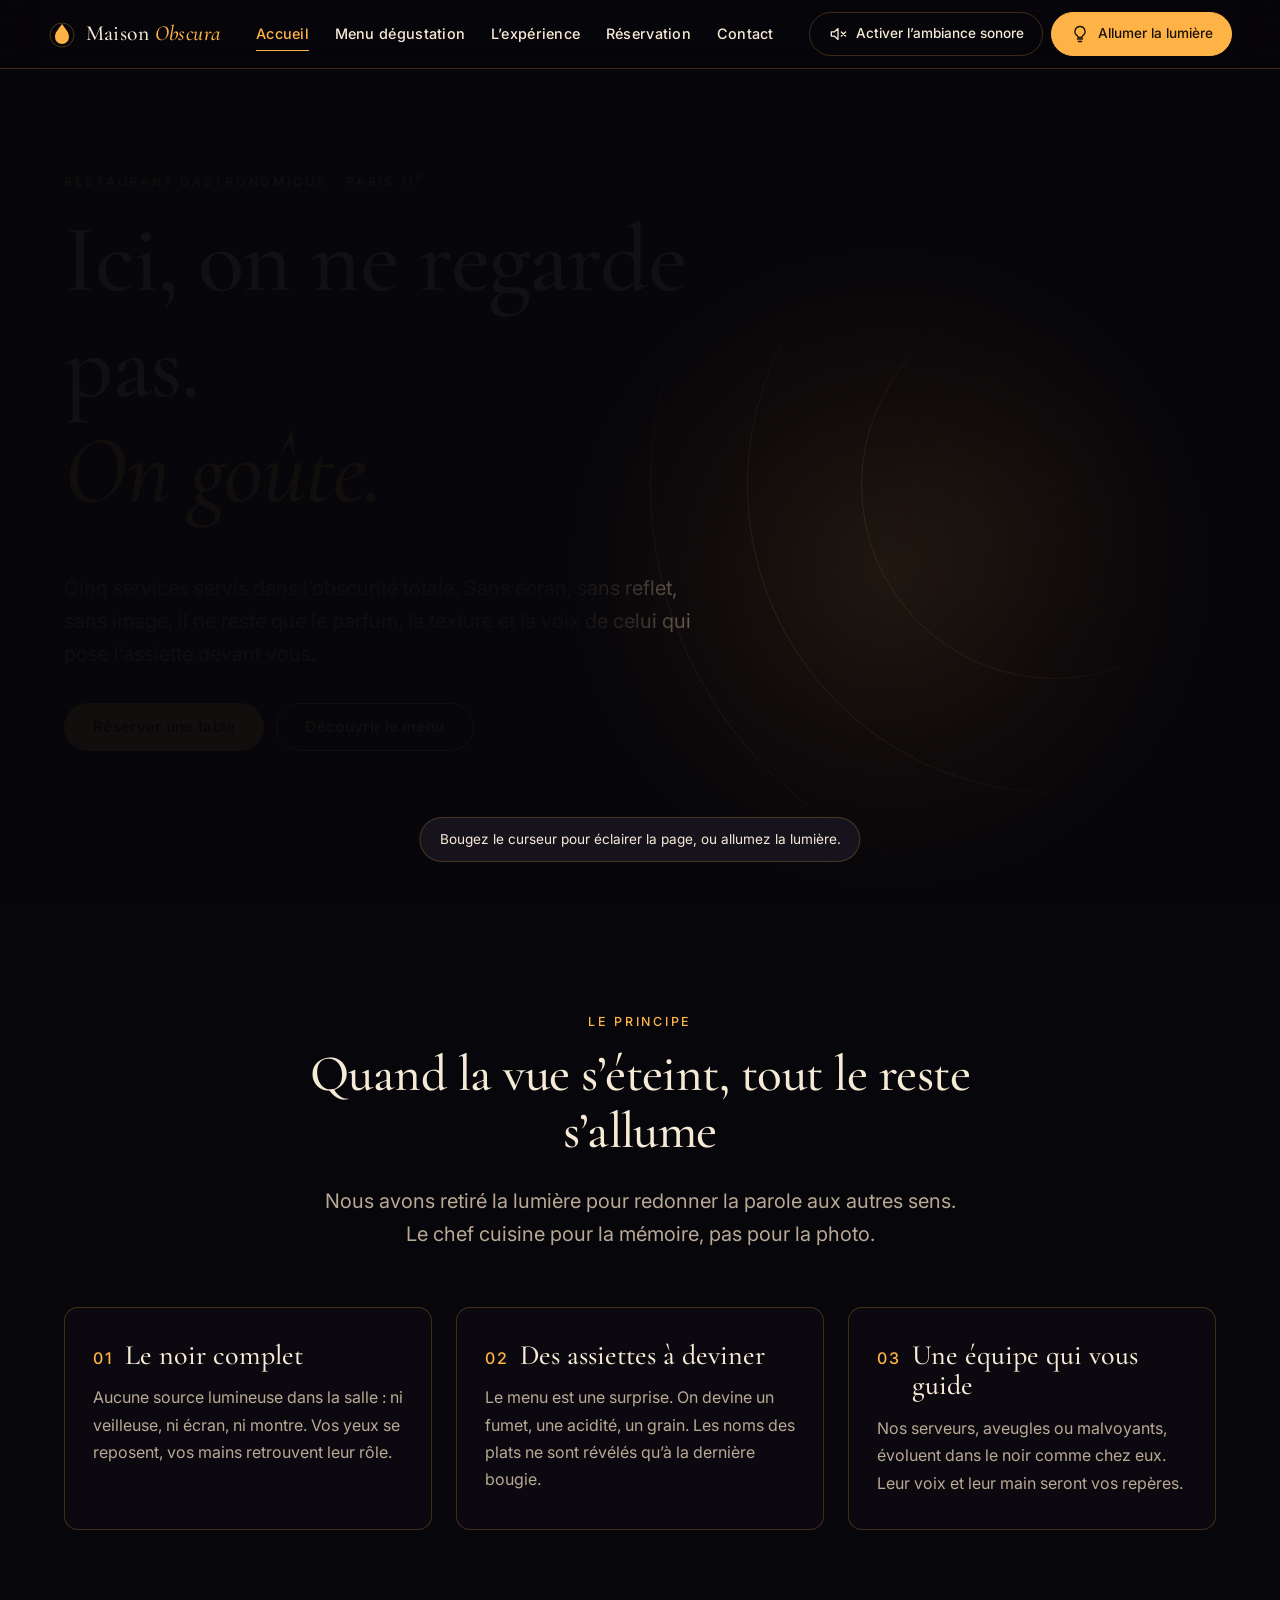
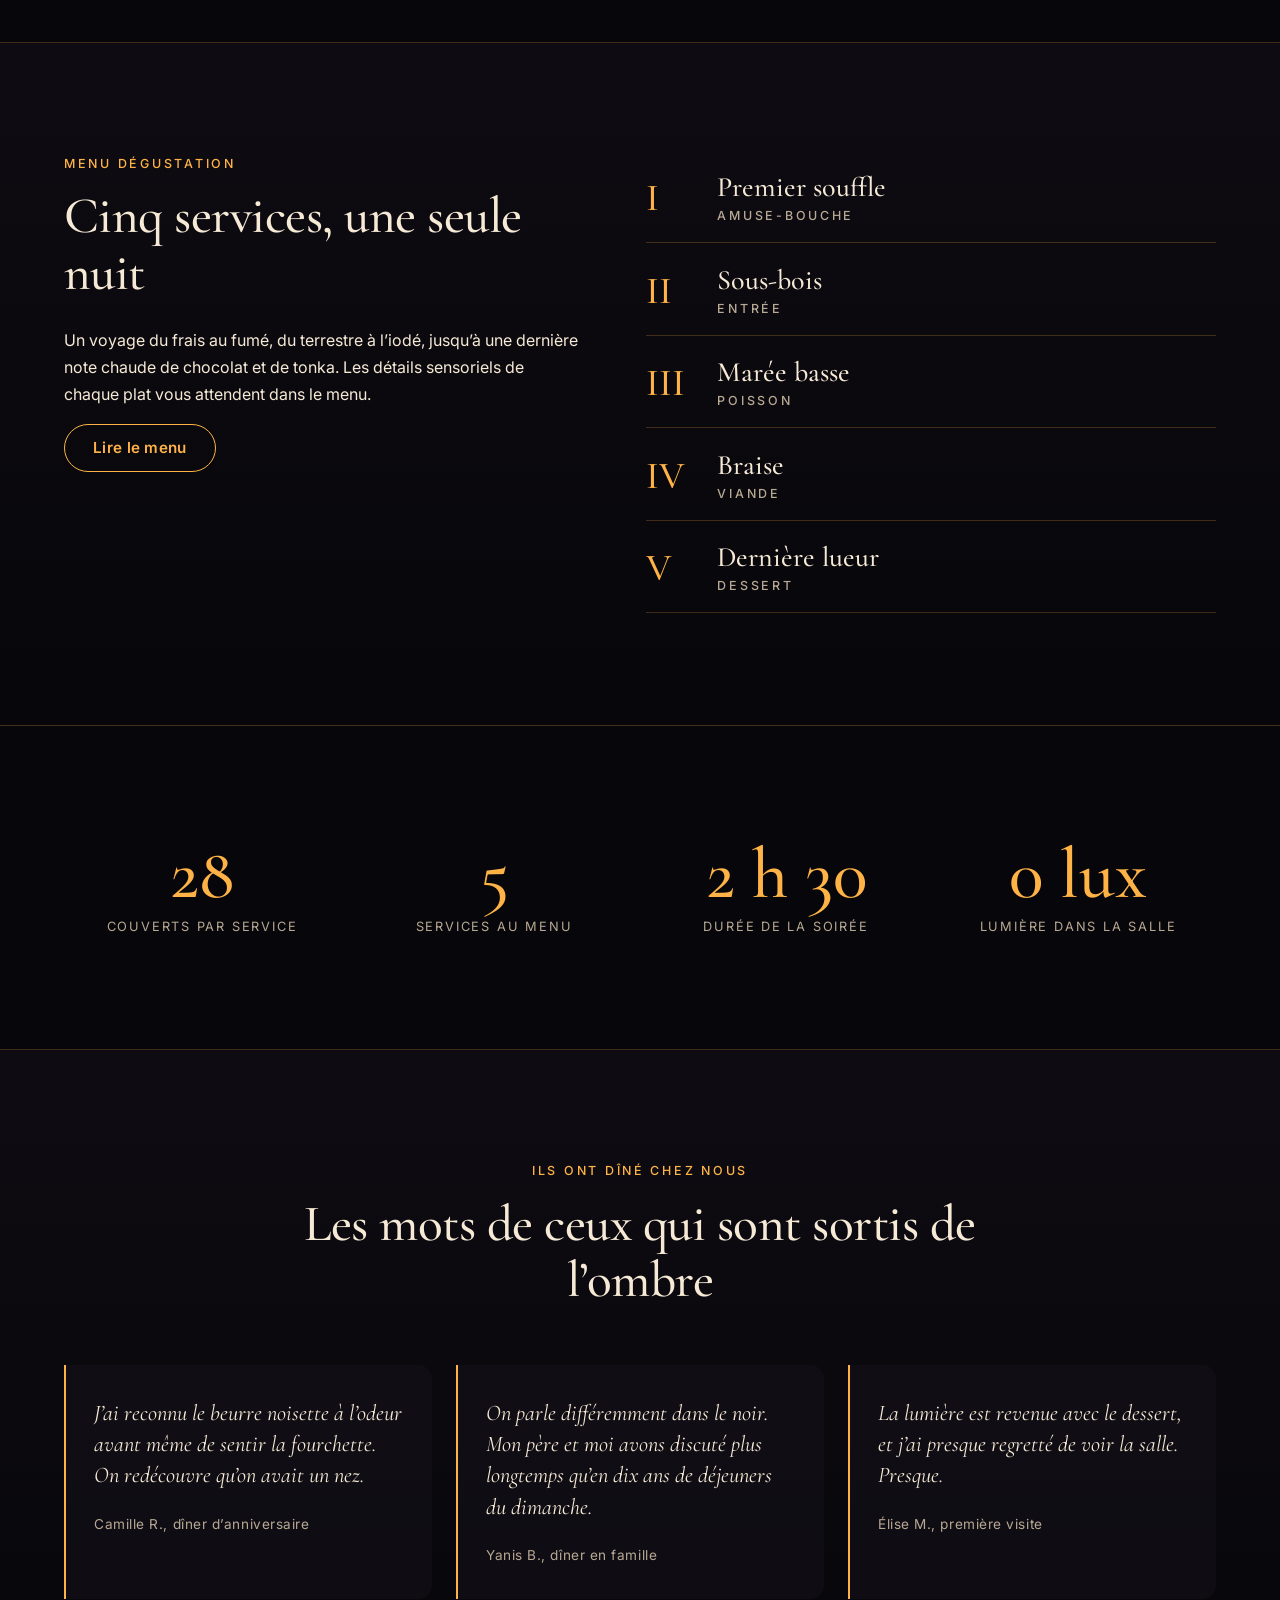
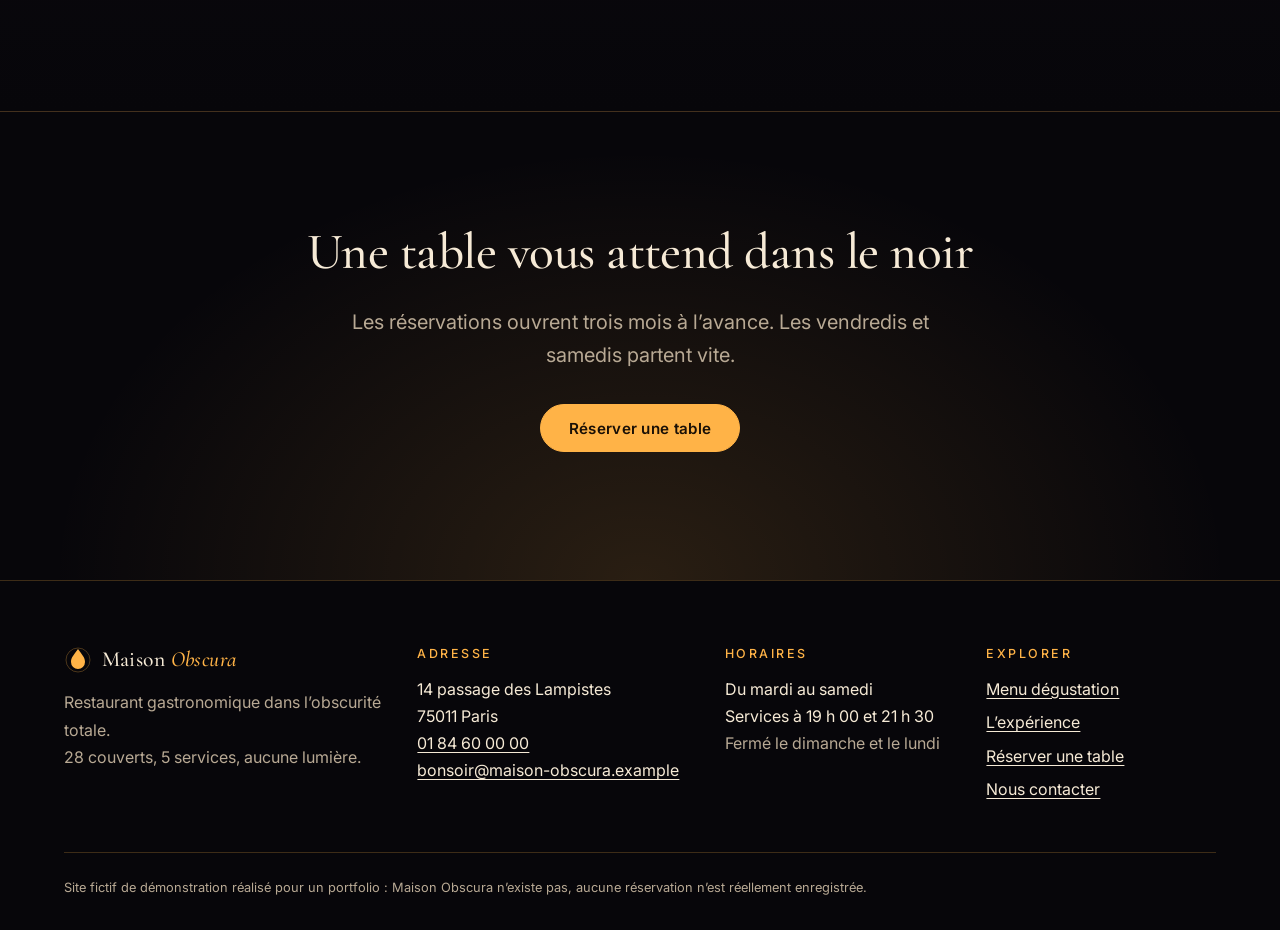
<file: index.html>
<!doctype html>
<html lang="fr">
<head>
<meta charset="utf-8">
<meta name="viewport" content="width=device-width, initial-scale=1">
<title>Maison Obscura · Restaurant gastronomique dans le noir, Paris</title>
<meta name="description" content="Maison Obscura : cinq services servis dans l’obscurité totale. Un restaurant gastronomique parisien où l’on goûte avant de voir.">
<meta name="theme-color" content="#07060a">
<link rel="icon" href="assets/img/favicon.svg" type="image/svg+xml">
<meta property="og:type" content="website">
<meta property="og:locale" content="fr_FR">
<meta property="og:site_name" content="Maison Obscura">
<meta property="og:title" content="Maison Obscura · Restaurant gastronomique dans le noir, Paris">
<meta property="og:description" content="Maison Obscura : cinq services servis dans l’obscurité totale. Un restaurant gastronomique parisien où l’on goûte avant de voir.">
<meta property="og:url" content="https://maison-obscura.example/index.html">
<meta property="og:image" content="assets/img/og.png">
<meta name="twitter:card" content="summary_large_image">
<link rel="preconnect" href="https://fonts.googleapis.com">
<link rel="preconnect" href="https://fonts.gstatic.com" crossorigin>
<link rel="stylesheet" href="https://fonts.googleapis.com/css2?family=Cormorant+Garamond:ital,wght@0,400;0,500;0,600;1,400;1,500&amp;family=Inter:wght@400;500;600&amp;display=swap">
<script>
(function(){var d=document.documentElement;d.classList.add('js');try{if(localStorage.getItem('obscura-lumiere')==='1')d.classList.add('lumiere');}catch(e){}})();
</script>
<link rel="stylesheet" href="assets/css/styles.css">
</head>
<body>
<a class="skip" href="#contenu">Aller au contenu</a>
<header class="site-header">
  <div class="bar">
    <a class="brand" href="index.html" aria-label="Maison Obscura, accueil"><svg class="brand-mark" viewBox="0 0 28 28" width="28" height="28" aria-hidden="true" focusable="false"><circle cx="14" cy="15" r="12" fill="none" stroke="currentColor" stroke-width=".8" opacity=".35"/><path d="M14 4c4 6 7 8 7 13a7 7 0 0 1-14 0c0-5 3-7 7-13Z" fill="currentColor"/></svg><span>Maison <em>Obscura</em></span></a>
    <nav id="menu-principal" class="nav" aria-label="Navigation principale"><ul><li><a href="index.html" aria-current="page">Accueil</a></li><li><a href="menu.html">Menu dégustation</a></li><li><a href="experience.html">L’expérience</a></li><li><a href="reservation.html">Réservation</a></li><li><a href="contact.html">Contact</a></li></ul></nav>
    <div class="tools">
      <button type="button" class="tool" id="btn-son"><svg viewBox="0 0 24 24" width="20" height="20" aria-hidden="true" focusable="false" fill="none" stroke="currentColor" stroke-width="1.6" stroke-linecap="round" stroke-linejoin="round"><path d="M4 9.5v5h3.5L12 18.5v-13L7.5 9.5H4Z"/><path class="son-on" d="M15.5 9a4 4 0 0 1 0 6M18 6.5a8 8 0 0 1 0 11"/><path class="son-off" d="M16 9.5l5 5M21 9.5l-5 5"/></svg><span class="tool-label" data-on="Couper l’ambiance sonore" data-off="Activer l’ambiance sonore">Activer l’ambiance sonore</span></button>
      <button type="button" class="tool tool-light" id="btn-lumiere"><svg viewBox="0 0 24 24" width="20" height="20" aria-hidden="true" focusable="false" fill="none" stroke="currentColor" stroke-width="1.6" stroke-linecap="round" stroke-linejoin="round"><path d="M9 18h6M10 21h4M12 3a6 6 0 0 0-3.5 10.9c.6.5 1 1.2 1 2.1h5c0-.9.4-1.6 1-2.1A6 6 0 0 0 12 3Z"/></svg><span class="tool-label" data-on="Éteindre la lumière" data-off="Allumer la lumière">Allumer la lumière</span></button>
      <button type="button" class="nav-toggle" aria-expanded="false" aria-controls="menu-principal"><span class="vh">Menu</span><span class="burger" aria-hidden="true"></span></button>
    </div>
  </div>
</header>
<main id="contenu" tabindex="-1">

<section class="hero" aria-labelledby="titre-hero">
  <div class="halo-rings" aria-hidden="true"><i></i><i></i><i></i></div>
  <div class="container hero-inner">
    <p class="kicker" data-reveal>Restaurant gastronomique · Paris 11<sup>e</sup></p>
    <h1 id="titre-hero" data-reveal style="--d:120ms">Ici, on ne regarde pas.<br><em>On goûte.</em></h1>
    <p class="lead" data-reveal style="--d:240ms">Cinq services servis dans l’obscurité totale. Sans écran, sans reflet, sans image, il ne reste que le parfum, la texture et la voix de celui qui pose l’assiette devant vous.</p>
    <p class="actions" data-reveal style="--d:360ms"><a class="btn" href="reservation.html">Réserver une table</a><a class="btn btn-ghost" href="menu.html">Découvrir le menu</a></p>
  </div>
  <p class="scroll-cue" aria-hidden="true"><span></span></p>
</section>

<section class="section" aria-labelledby="titre-concept">
  <div class="container">
    <header class="section-head" data-reveal>
      <p class="kicker">Le principe</p>
      <h2 id="titre-concept">Quand la vue s’éteint, tout le reste s’allume</h2>
      <p class="lead">Nous avons retiré la lumière pour redonner la parole aux autres sens. Le chef cuisine pour la mémoire, pas pour la photo.</p>
    </header>
    <ul class="pillars">
      <li data-reveal>
        <h3><span class="pillar-n" aria-hidden="true">01</span> Le noir complet</h3>
        <p>Aucune source lumineuse dans la salle : ni veilleuse, ni écran, ni montre. Vos yeux se reposent, vos mains retrouvent leur rôle.</p>
      </li>
      <li data-reveal style="--d:120ms">
        <h3><span class="pillar-n" aria-hidden="true">02</span> Des assiettes à deviner</h3>
        <p>Le menu est une surprise. On devine un fumet, une acidité, un grain. Les noms des plats ne sont révélés qu’à la dernière bougie.</p>
      </li>
      <li data-reveal style="--d:240ms">
        <h3><span class="pillar-n" aria-hidden="true">03</span> Une équipe qui vous guide</h3>
        <p>Nos serveurs, aveugles ou malvoyants, évoluent dans le noir comme chez eux. Leur voix et leur main seront vos repères.</p>
      </li>
    </ul>
  </div>
</section>

<section class="section section-alt" aria-labelledby="titre-teaser">
  <div class="container split">
    <header class="section-head left" data-reveal>
      <p class="kicker">Menu dégustation</p>
      <h2 id="titre-teaser">Cinq services, une seule nuit</h2>
      <p>Un voyage du frais au fumé, du terrestre à l’iodé, jusqu’à une dernière note chaude de chocolat et de tonka. Les détails sensoriels de chaque plat vous attendent dans le menu.</p>
      <p><a class="btn btn-ghost" href="menu.html">Lire le menu</a></p>
    </header>
    <ol class="teasers" aria-label="Les cinq services"><li class="teaser" data-reveal style="--d:0ms"><span class="teaser-n" aria-hidden="true">I</span><div><h3>Premier souffle</h3><p class="kicker">Amuse-bouche</p></div></li><li class="teaser" data-reveal style="--d:90ms"><span class="teaser-n" aria-hidden="true">II</span><div><h3>Sous-bois</h3><p class="kicker">Entrée</p></div></li><li class="teaser" data-reveal style="--d:180ms"><span class="teaser-n" aria-hidden="true">III</span><div><h3>Marée basse</h3><p class="kicker">Poisson</p></div></li><li class="teaser" data-reveal style="--d:270ms"><span class="teaser-n" aria-hidden="true">IV</span><div><h3>Braise</h3><p class="kicker">Viande</p></div></li><li class="teaser" data-reveal style="--d:360ms"><span class="teaser-n" aria-hidden="true">V</span><div><h3>Dernière lueur</h3><p class="kicker">Dessert</p></div></li></ol>
  </div>
</section>

<section class="section" aria-label="Chiffres clés">
  <div class="container">
    <dl class="stats">
      <div data-reveal><dt>Couverts par service</dt><dd>28</dd></div>
      <div data-reveal style="--d:100ms"><dt>Services au menu</dt><dd>5</dd></div>
      <div data-reveal style="--d:200ms"><dt>Durée de la soirée</dt><dd>2 h 30</dd></div>
      <div data-reveal style="--d:300ms"><dt>Lumière dans la salle</dt><dd>0 lux</dd></div>
    </dl>
  </div>
</section>

<section class="section section-alt" aria-labelledby="titre-avis">
  <div class="container">
    <header class="section-head" data-reveal>
      <p class="kicker">Ils ont dîné chez nous</p>
      <h2 id="titre-avis">Les mots de ceux qui sont sortis de l’ombre</h2>
    </header>
    <div class="quotes">
      <figure class="quote" data-reveal>
        <blockquote><p>J’ai reconnu le beurre noisette à l’odeur avant même de sentir la fourchette. On redécouvre qu’on avait un nez.</p></blockquote>
        <figcaption>Camille R., dîner d’anniversaire</figcaption>
      </figure>
      <figure class="quote" data-reveal style="--d:120ms">
        <blockquote><p>On parle différemment dans le noir. Mon père et moi avons discuté plus longtemps qu’en dix ans de déjeuners du dimanche.</p></blockquote>
        <figcaption>Yanis B., dîner en famille</figcaption>
      </figure>
      <figure class="quote" data-reveal style="--d:240ms">
        <blockquote><p>La lumière est revenue avec le dessert, et j’ai presque regretté de voir la salle. Presque.</p></blockquote>
        <figcaption>Élise M., première visite</figcaption>
      </figure>
    </div>
  </div>
</section>

<section class="section cta" aria-labelledby="titre-cta">
  <div class="container narrow center" data-reveal>
    <h2 id="titre-cta">Une table vous attend dans le noir</h2>
    <p class="lead">Les réservations ouvrent trois mois à l’avance. Les vendredis et samedis partent vite.</p>
    <p class="actions center"><a class="btn" href="reservation.html">Réserver une table</a></p>
  </div>
</section>

</main>
<footer class="site-footer">
  <div class="container footer-grid">
    <div data-reveal>
      <p class="brand brand-foot"><svg class="brand-mark" viewBox="0 0 28 28" width="28" height="28" aria-hidden="true" focusable="false"><circle cx="14" cy="15" r="12" fill="none" stroke="currentColor" stroke-width=".8" opacity=".35"/><path d="M14 4c4 6 7 8 7 13a7 7 0 0 1-14 0c0-5 3-7 7-13Z" fill="currentColor"/></svg><span>Maison <em>Obscura</em></span></p>
      <p class="muted">Restaurant gastronomique dans l’obscurité totale.<br>28 couverts, 5 services, aucune lumière.</p>
    </div>
    <div data-reveal style="--d:80ms">
      <h2 class="foot-title">Adresse</h2>
      <address>14 passage des Lampistes<br>75011 Paris<br><a href="tel:+33184600000">01 84 60 00 00</a><br><a href="mailto:bonsoir@maison-obscura.example">bonsoir@maison-obscura.example</a></address>
    </div>
    <div data-reveal style="--d:160ms">
      <h2 class="foot-title">Horaires</h2>
      <p>Du mardi au samedi<br>Services à 19 h 00 et 21 h 30<br><span class="muted">Fermé le dimanche et le lundi</span></p>
    </div>
    <div data-reveal style="--d:240ms">
      <h2 class="foot-title">Explorer</h2>
      <ul class="foot-links">
        <li><a href="menu.html">Menu dégustation</a></li>
        <li><a href="experience.html">L’expérience</a></li>
        <li><a href="reservation.html">Réserver une table</a></li>
        <li><a href="contact.html">Nous contacter</a></li>
      </ul>
    </div>
  </div>
  <p class="container legal">Site fictif de démonstration réalisé pour un portfolio : Maison Obscura n’existe pas, aucune réservation n’est réellement enregistrée.</p>
</footer>
<script src="assets/js/main.js" defer></script>
</body>
</html>
</file>
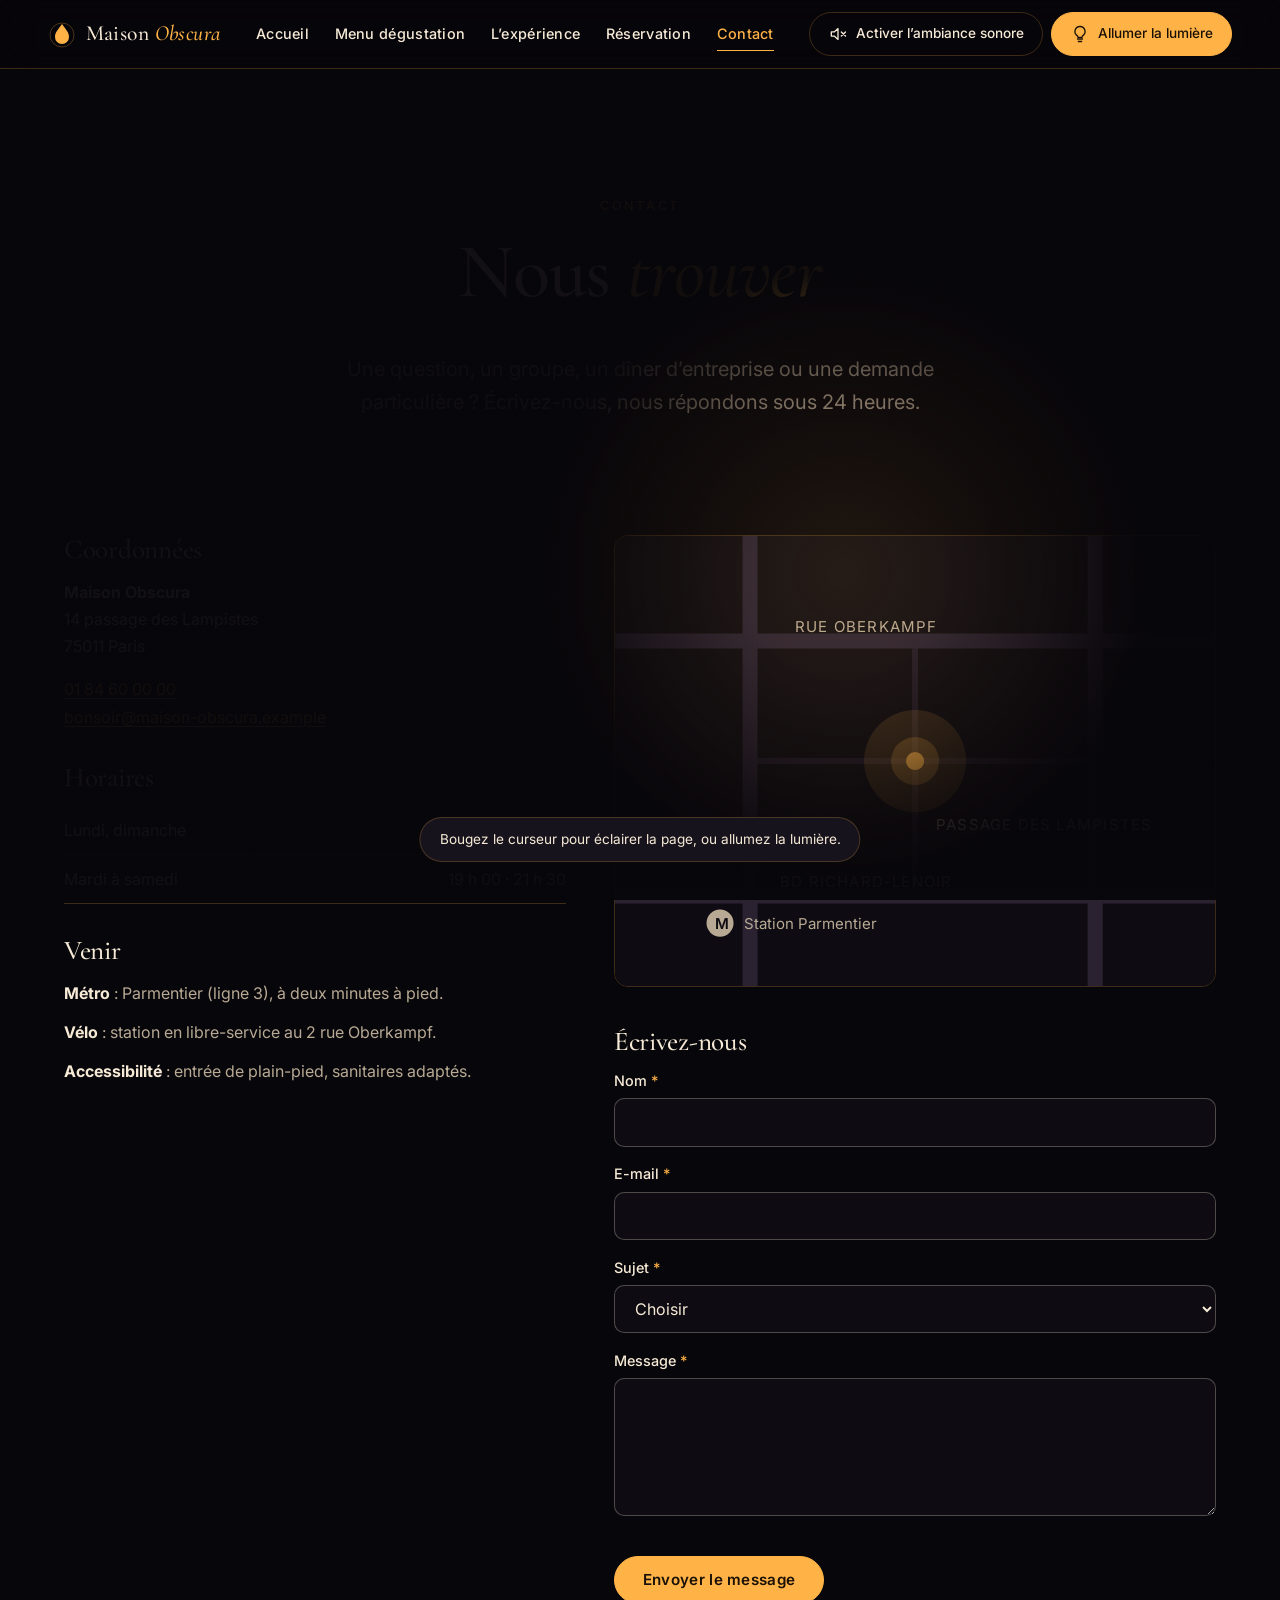
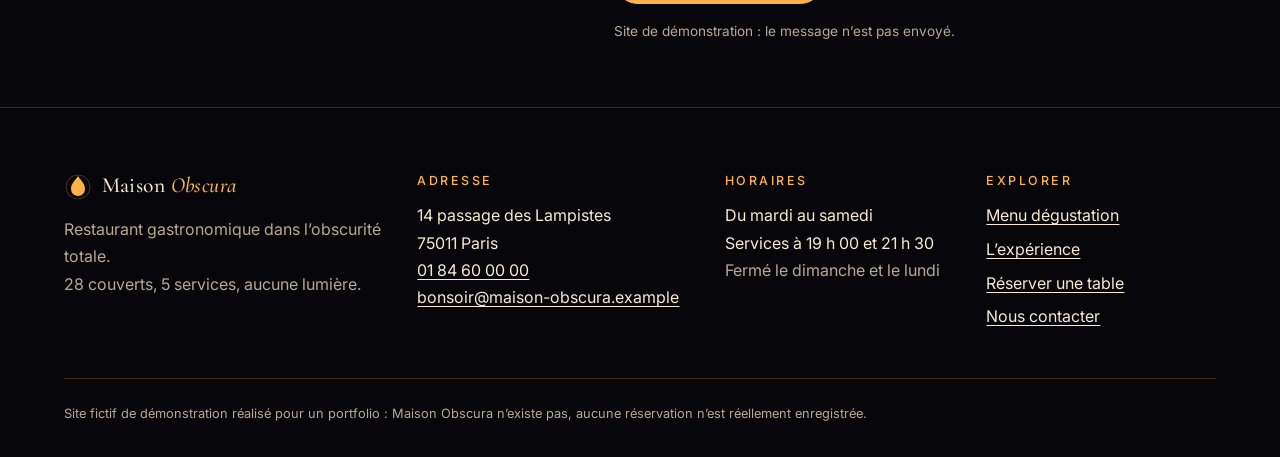
<file: contact.html>
<!doctype html>
<html lang="fr">
<head>
<meta charset="utf-8">
<meta name="viewport" content="width=device-width, initial-scale=1">
<title>Contact et accès · Maison Obscura</title>
<meta name="description" content="Adresse, horaires, accès et formulaire de contact de Maison Obscura, restaurant gastronomique dans le noir à Paris 11e.">
<meta name="theme-color" content="#07060a">
<link rel="icon" href="assets/img/favicon.svg" type="image/svg+xml">
<meta property="og:type" content="website">
<meta property="og:locale" content="fr_FR">
<meta property="og:site_name" content="Maison Obscura">
<meta property="og:title" content="Contact et accès · Maison Obscura">
<meta property="og:description" content="Adresse, horaires, accès et formulaire de contact de Maison Obscura, restaurant gastronomique dans le noir à Paris 11e.">
<meta property="og:url" content="https://maison-obscura.example/contact.html">
<meta property="og:image" content="assets/img/og.png">
<meta name="twitter:card" content="summary_large_image">
<link rel="preconnect" href="https://fonts.googleapis.com">
<link rel="preconnect" href="https://fonts.gstatic.com" crossorigin>
<link rel="stylesheet" href="https://fonts.googleapis.com/css2?family=Cormorant+Garamond:ital,wght@0,400;0,500;0,600;1,400;1,500&amp;family=Inter:wght@400;500;600&amp;display=swap">
<script>
(function(){var d=document.documentElement;d.classList.add('js');try{if(localStorage.getItem('obscura-lumiere')==='1')d.classList.add('lumiere');}catch(e){}})();
</script>
<link rel="stylesheet" href="assets/css/styles.css">
</head>
<body>
<a class="skip" href="#contenu">Aller au contenu</a>
<header class="site-header">
  <div class="bar">
    <a class="brand" href="index.html" aria-label="Maison Obscura, accueil"><svg class="brand-mark" viewBox="0 0 28 28" width="28" height="28" aria-hidden="true" focusable="false"><circle cx="14" cy="15" r="12" fill="none" stroke="currentColor" stroke-width=".8" opacity=".35"/><path d="M14 4c4 6 7 8 7 13a7 7 0 0 1-14 0c0-5 3-7 7-13Z" fill="currentColor"/></svg><span>Maison <em>Obscura</em></span></a>
    <nav id="menu-principal" class="nav" aria-label="Navigation principale"><ul><li><a href="index.html">Accueil</a></li><li><a href="menu.html">Menu dégustation</a></li><li><a href="experience.html">L’expérience</a></li><li><a href="reservation.html">Réservation</a></li><li><a href="contact.html" aria-current="page">Contact</a></li></ul></nav>
    <div class="tools">
      <button type="button" class="tool" id="btn-son"><svg viewBox="0 0 24 24" width="20" height="20" aria-hidden="true" focusable="false" fill="none" stroke="currentColor" stroke-width="1.6" stroke-linecap="round" stroke-linejoin="round"><path d="M4 9.5v5h3.5L12 18.5v-13L7.5 9.5H4Z"/><path class="son-on" d="M15.5 9a4 4 0 0 1 0 6M18 6.5a8 8 0 0 1 0 11"/><path class="son-off" d="M16 9.5l5 5M21 9.5l-5 5"/></svg><span class="tool-label" data-on="Couper l’ambiance sonore" data-off="Activer l’ambiance sonore">Activer l’ambiance sonore</span></button>
      <button type="button" class="tool tool-light" id="btn-lumiere"><svg viewBox="0 0 24 24" width="20" height="20" aria-hidden="true" focusable="false" fill="none" stroke="currentColor" stroke-width="1.6" stroke-linecap="round" stroke-linejoin="round"><path d="M9 18h6M10 21h4M12 3a6 6 0 0 0-3.5 10.9c.6.5 1 1.2 1 2.1h5c0-.9.4-1.6 1-2.1A6 6 0 0 0 12 3Z"/></svg><span class="tool-label" data-on="Éteindre la lumière" data-off="Allumer la lumière">Allumer la lumière</span></button>
      <button type="button" class="nav-toggle" aria-expanded="false" aria-controls="menu-principal"><span class="vh">Menu</span><span class="burger" aria-hidden="true"></span></button>
    </div>
  </div>
</header>
<main id="contenu" tabindex="-1">

<section class="page-hero" aria-labelledby="titre-page">
  <div class="container narrow">
    <p class="kicker" data-reveal>Contact</p>
    <h1 id="titre-page" data-reveal style="--d:100ms">Nous <em>trouver</em></h1>
    <p class="lead" data-reveal style="--d:200ms">Une question, un groupe, un dîner d’entreprise ou une demande particulière ? Écrivez-nous, nous répondons sous 24 heures.</p>
  </div>
</section>

<section class="section tight" aria-label="Coordonnées et message">
  <div class="container contact-grid">
    <div class="infos" data-reveal>
      <h2>Coordonnées</h2>
      <address>
        <p><strong>Maison Obscura</strong><br>14 passage des Lampistes<br>75011 Paris</p>
        <p><a href="tel:+33184600000">01 84 60 00 00</a><br><a href="mailto:bonsoir@maison-obscura.example">bonsoir@maison-obscura.example</a></p>
      </address>
      <h2>Horaires</h2>
      <table class="hours">
        <caption class="vh">Horaires d’ouverture</caption>
        <tbody>
          <tr><th scope="row">Lundi, dimanche</th><td>Fermé</td></tr>
          <tr><th scope="row">Mardi à samedi</th><td>19 h 00 · 21 h 30</td></tr>
        </tbody>
      </table>
      <h2>Venir</h2>
      <ul class="plain">
        <li><strong>Métro</strong> : Parmentier (ligne 3), à deux minutes à pied.</li>
        <li><strong>Vélo</strong> : station en libre-service au 2 rue Oberkampf.</li>
        <li><strong>Accessibilité</strong> : entrée de plain-pied, sanitaires adaptés.</li>
      </ul>
    </div>

    <div data-reveal style="--d:120ms">
      <div class="map-wrap"><svg class="map" viewBox="0 0 400 300" role="img" aria-labelledby="map-t map-d">
  <title id="map-t">Plan du quartier</title>
  <desc id="map-d">Plan simplifié : le passage des Lampistes relie la rue Oberkampf au boulevard Richard-Lenoir. Maison Obscura se trouve au milieu du passage, à deux minutes du métro.</desc>
  <rect width="400" height="300" fill="var(--map-bg)"/>
  <g stroke="var(--map-line)" fill="none" stroke-width="10" stroke-linecap="round">
    <path d="M-10 70H410"/><path d="M-10 240H410"/><path d="M90 -10V310"/><path d="M320 -10V310"/>
  </g>
  <g stroke="var(--map-line)" fill="none" stroke-width="4" stroke-linecap="round" opacity=".7">
    <path d="M90 150H320"/><path d="M200 70V240"/>
  </g>
  <g fill="var(--map-text)" font-family="Inter, sans-serif" font-size="10" letter-spacing=".08em">
    <text x="120" y="64">RUE OBERKAMPF</text><text x="110" y="234">BD RICHARD-LENOIR</text>
    <text x="214" y="196">PASSAGE DES LAMPISTES</text>
  </g>
  <circle cx="200" cy="150" r="34" fill="var(--map-accent)" opacity=".16"/>
  <circle cx="200" cy="150" r="16" fill="var(--map-accent)" opacity=".28"/>
  <circle cx="200" cy="150" r="6" fill="var(--map-accent)"/>
  <g transform="translate(70 258)"><circle r="9" fill="var(--map-text)"/><text x="-3.4" y="3.6" font-size="10" font-weight="600" fill="var(--map-bg)" font-family="Inter, sans-serif">M</text></g>
  <text x="86" y="262" font-size="10" fill="var(--map-text)" font-family="Inter, sans-serif">Station Parmentier</text>
</svg></div>
      <form id="form-contact" class="form form-contact" action="#" method="post" novalidate data-form="contact">
        <h2>Écrivez-nous</h2>
        <div class="form-summary" id="contact-summary" role="alert" tabindex="-1" hidden></div>
        <div class="field">
          <label for="c-nom">Nom <span class="req" aria-hidden="true">*</span></label>
          <input type="text" id="c-nom" name="nom" autocomplete="name" required aria-describedby="c-nom-err">
          <p class="err" id="c-nom-err" aria-live="polite"></p>
        </div>
        <div class="field">
          <label for="c-email">E-mail <span class="req" aria-hidden="true">*</span></label>
          <input type="email" id="c-email" name="email" autocomplete="email" required aria-describedby="c-email-err">
          <p class="err" id="c-email-err" aria-live="polite"></p>
        </div>
        <div class="field">
          <label for="c-sujet">Sujet <span class="req" aria-hidden="true">*</span></label>
          <select id="c-sujet" name="sujet" required aria-describedby="c-sujet-err">
            <option value="">Choisir</option>
            <option>Une réservation existante</option>
            <option>Un groupe de plus de 8 personnes</option>
            <option>Un dîner privé ou d’entreprise</option>
            <option>Un bon cadeau</option>
            <option>Autre demande</option>
          </select>
          <p class="err" id="c-sujet-err" aria-live="polite"></p>
        </div>
        <div class="field">
          <label for="c-message">Message <span class="req" aria-hidden="true">*</span></label>
          <textarea id="c-message" name="message" rows="5" minlength="15" maxlength="1200" required aria-describedby="c-message-err"></textarea>
          <p class="err" id="c-message-err" aria-live="polite"></p>
        </div>
        <p class="actions"><button type="submit" class="btn">Envoyer le message</button></p>
        <p class="hint">Site de démonstration : le message n’est pas envoyé.</p>
      </form>
      <div id="contact-ok" class="confirm" tabindex="-1" hidden>
        <p class="kicker">Message reçu</p>
        <h2>Merci, nous vous répondons vite</h2>
        <p>Une réponse vous parviendra à <strong data-out="email"></strong> sous 24 heures. <span class="muted">(Démonstration : rien n’a été envoyé.)</span></p>
        <p class="actions"><button type="button" class="btn btn-ghost" id="contact-reset">Écrire un autre message</button></p>
      </div>
    </div>
  </div>
</section>

</main>
<footer class="site-footer">
  <div class="container footer-grid">
    <div data-reveal>
      <p class="brand brand-foot"><svg class="brand-mark" viewBox="0 0 28 28" width="28" height="28" aria-hidden="true" focusable="false"><circle cx="14" cy="15" r="12" fill="none" stroke="currentColor" stroke-width=".8" opacity=".35"/><path d="M14 4c4 6 7 8 7 13a7 7 0 0 1-14 0c0-5 3-7 7-13Z" fill="currentColor"/></svg><span>Maison <em>Obscura</em></span></p>
      <p class="muted">Restaurant gastronomique dans l’obscurité totale.<br>28 couverts, 5 services, aucune lumière.</p>
    </div>
    <div data-reveal style="--d:80ms">
      <h2 class="foot-title">Adresse</h2>
      <address>14 passage des Lampistes<br>75011 Paris<br><a href="tel:+33184600000">01 84 60 00 00</a><br><a href="mailto:bonsoir@maison-obscura.example">bonsoir@maison-obscura.example</a></address>
    </div>
    <div data-reveal style="--d:160ms">
      <h2 class="foot-title">Horaires</h2>
      <p>Du mardi au samedi<br>Services à 19 h 00 et 21 h 30<br><span class="muted">Fermé le dimanche et le lundi</span></p>
    </div>
    <div data-reveal style="--d:240ms">
      <h2 class="foot-title">Explorer</h2>
      <ul class="foot-links">
        <li><a href="menu.html">Menu dégustation</a></li>
        <li><a href="experience.html">L’expérience</a></li>
        <li><a href="reservation.html">Réserver une table</a></li>
        <li><a href="contact.html">Nous contacter</a></li>
      </ul>
    </div>
  </div>
  <p class="container legal">Site fictif de démonstration réalisé pour un portfolio : Maison Obscura n’existe pas, aucune réservation n’est réellement enregistrée.</p>
</footer>
<script src="assets/js/main.js" defer></script>
<script src="assets/js/forms.js" defer></script>
</body>
</html>
</file>
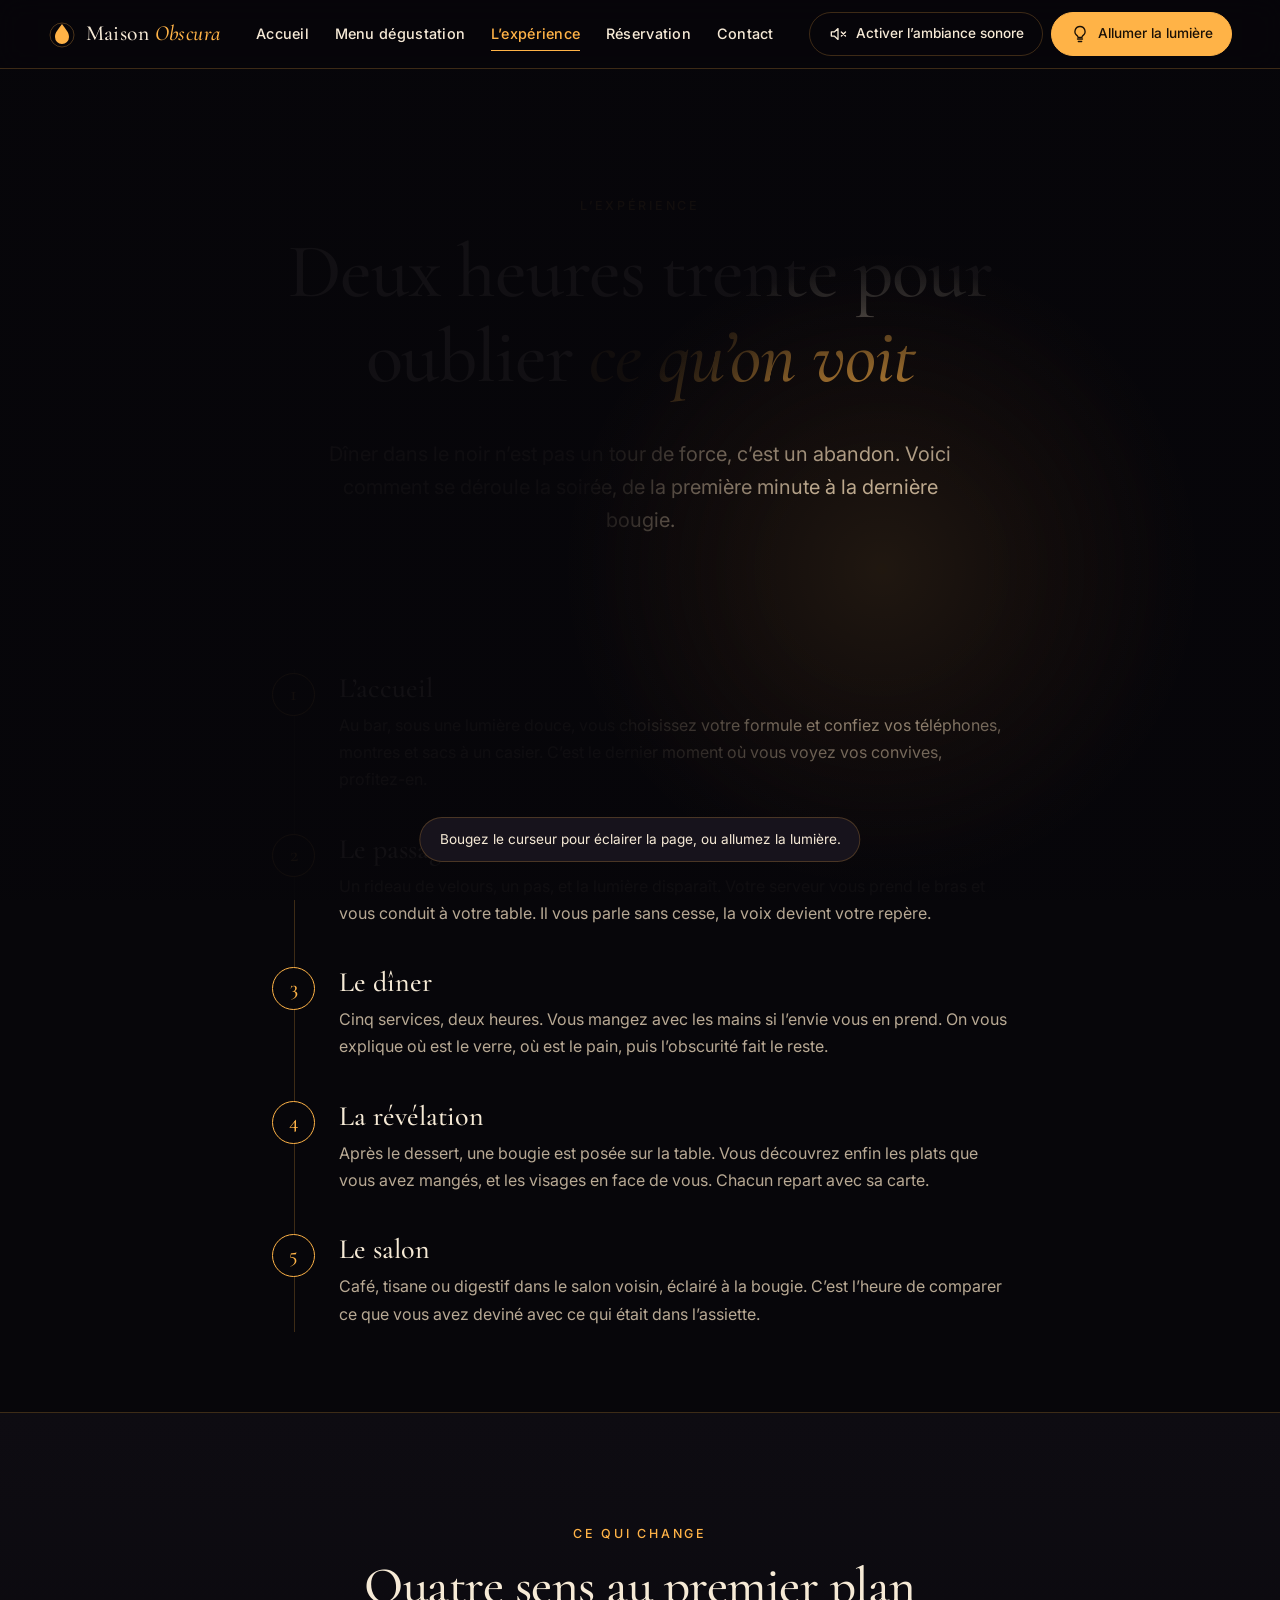
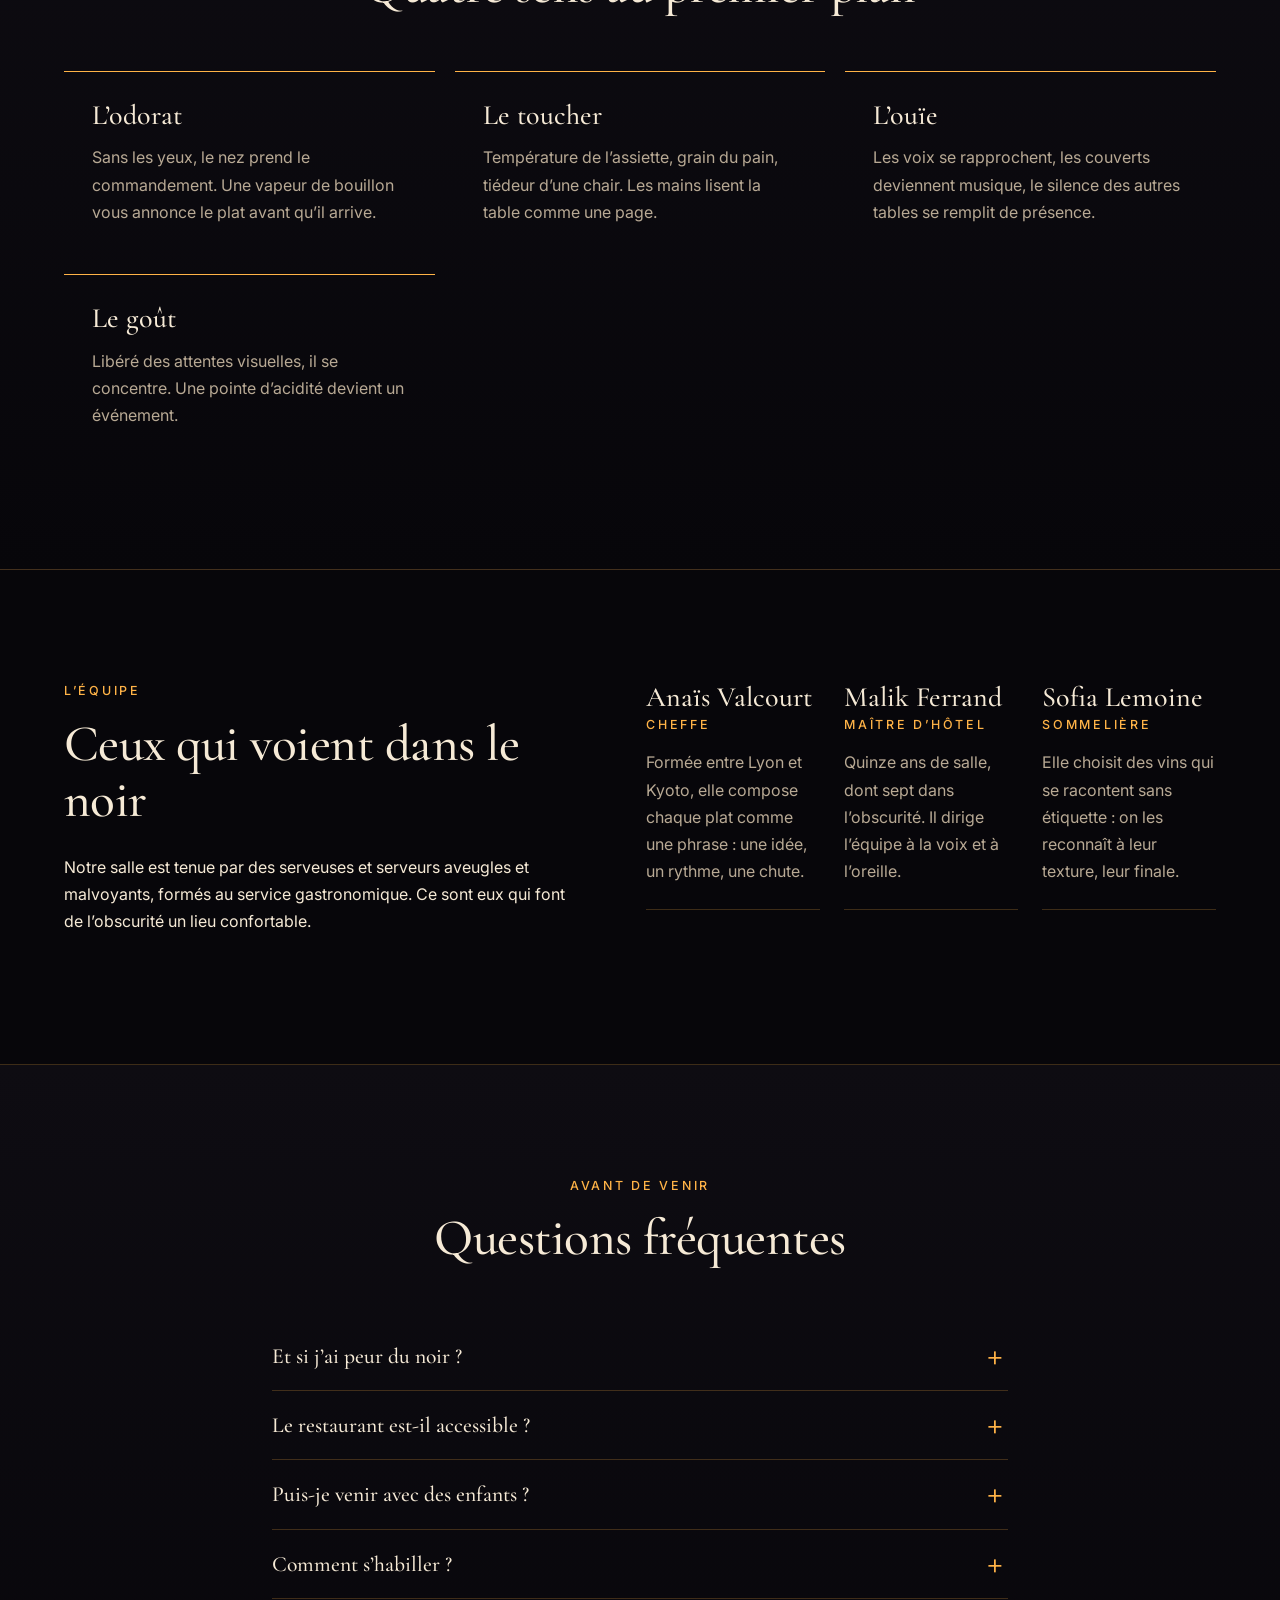
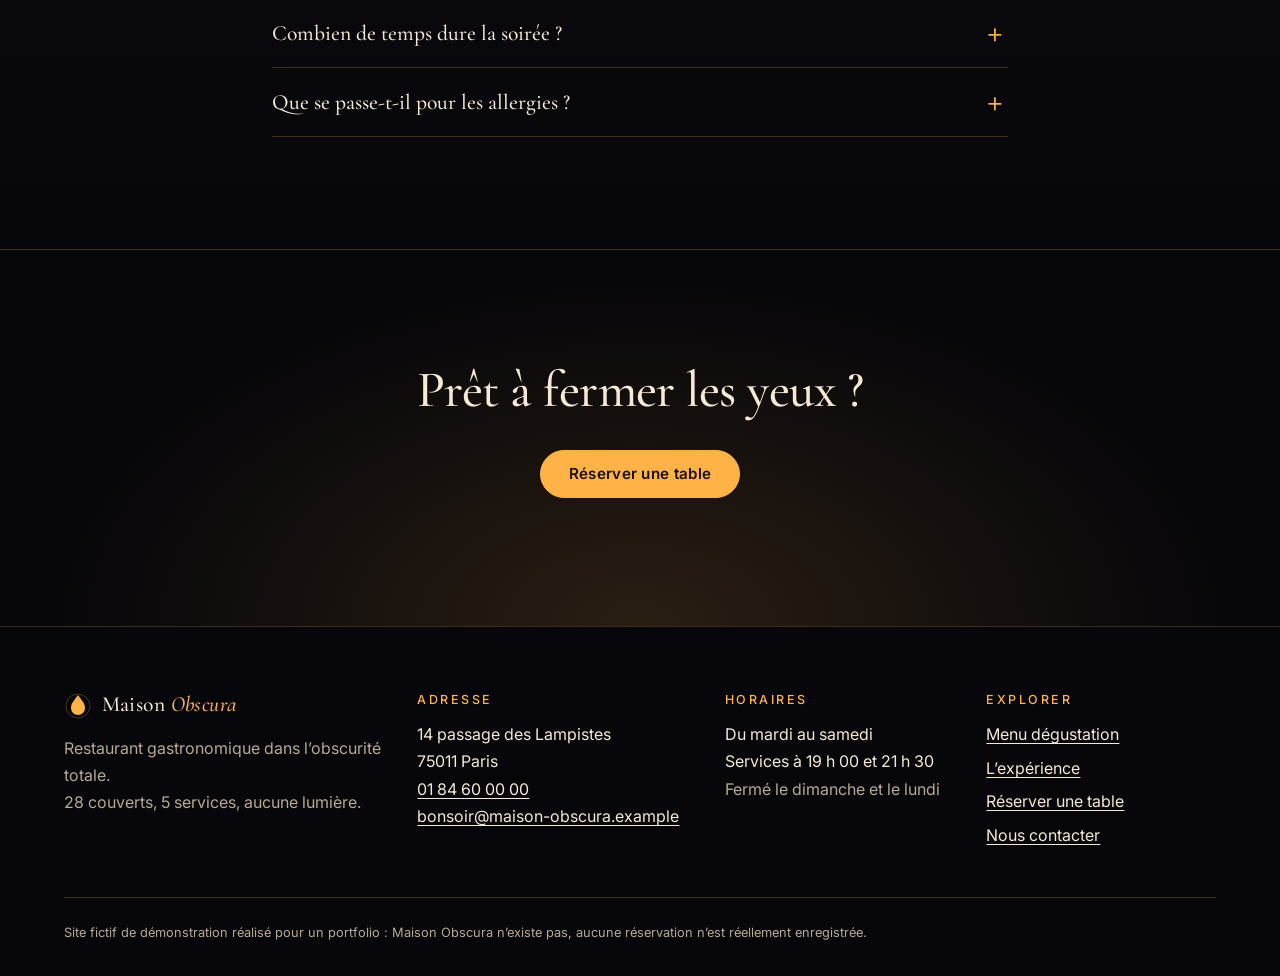
<file: experience.html>
<!doctype html>
<html lang="fr">
<head>
<meta charset="utf-8">
<meta name="viewport" content="width=device-width, initial-scale=1">
<title>L’expérience du dîner dans le noir · Maison Obscura</title>
<meta name="description" content="Accueil, passage dans l’obscurité, cinq services, révélation à la bougie : le déroulé d’une soirée chez Maison Obscura, et nos réponses à vos questions.">
<meta name="theme-color" content="#07060a">
<link rel="icon" href="assets/img/favicon.svg" type="image/svg+xml">
<meta property="og:type" content="website">
<meta property="og:locale" content="fr_FR">
<meta property="og:site_name" content="Maison Obscura">
<meta property="og:title" content="L’expérience du dîner dans le noir · Maison Obscura">
<meta property="og:description" content="Accueil, passage dans l’obscurité, cinq services, révélation à la bougie : le déroulé d’une soirée chez Maison Obscura, et nos réponses à vos questions.">
<meta property="og:url" content="https://maison-obscura.example/experience.html">
<meta property="og:image" content="assets/img/og.png">
<meta name="twitter:card" content="summary_large_image">
<link rel="preconnect" href="https://fonts.googleapis.com">
<link rel="preconnect" href="https://fonts.gstatic.com" crossorigin>
<link rel="stylesheet" href="https://fonts.googleapis.com/css2?family=Cormorant+Garamond:ital,wght@0,400;0,500;0,600;1,400;1,500&amp;family=Inter:wght@400;500;600&amp;display=swap">
<script>
(function(){var d=document.documentElement;d.classList.add('js');try{if(localStorage.getItem('obscura-lumiere')==='1')d.classList.add('lumiere');}catch(e){}})();
</script>
<link rel="stylesheet" href="assets/css/styles.css">
</head>
<body>
<a class="skip" href="#contenu">Aller au contenu</a>
<header class="site-header">
  <div class="bar">
    <a class="brand" href="index.html" aria-label="Maison Obscura, accueil"><svg class="brand-mark" viewBox="0 0 28 28" width="28" height="28" aria-hidden="true" focusable="false"><circle cx="14" cy="15" r="12" fill="none" stroke="currentColor" stroke-width=".8" opacity=".35"/><path d="M14 4c4 6 7 8 7 13a7 7 0 0 1-14 0c0-5 3-7 7-13Z" fill="currentColor"/></svg><span>Maison <em>Obscura</em></span></a>
    <nav id="menu-principal" class="nav" aria-label="Navigation principale"><ul><li><a href="index.html">Accueil</a></li><li><a href="menu.html">Menu dégustation</a></li><li><a href="experience.html" aria-current="page">L’expérience</a></li><li><a href="reservation.html">Réservation</a></li><li><a href="contact.html">Contact</a></li></ul></nav>
    <div class="tools">
      <button type="button" class="tool" id="btn-son"><svg viewBox="0 0 24 24" width="20" height="20" aria-hidden="true" focusable="false" fill="none" stroke="currentColor" stroke-width="1.6" stroke-linecap="round" stroke-linejoin="round"><path d="M4 9.5v5h3.5L12 18.5v-13L7.5 9.5H4Z"/><path class="son-on" d="M15.5 9a4 4 0 0 1 0 6M18 6.5a8 8 0 0 1 0 11"/><path class="son-off" d="M16 9.5l5 5M21 9.5l-5 5"/></svg><span class="tool-label" data-on="Couper l’ambiance sonore" data-off="Activer l’ambiance sonore">Activer l’ambiance sonore</span></button>
      <button type="button" class="tool tool-light" id="btn-lumiere"><svg viewBox="0 0 24 24" width="20" height="20" aria-hidden="true" focusable="false" fill="none" stroke="currentColor" stroke-width="1.6" stroke-linecap="round" stroke-linejoin="round"><path d="M9 18h6M10 21h4M12 3a6 6 0 0 0-3.5 10.9c.6.5 1 1.2 1 2.1h5c0-.9.4-1.6 1-2.1A6 6 0 0 0 12 3Z"/></svg><span class="tool-label" data-on="Éteindre la lumière" data-off="Allumer la lumière">Allumer la lumière</span></button>
      <button type="button" class="nav-toggle" aria-expanded="false" aria-controls="menu-principal"><span class="vh">Menu</span><span class="burger" aria-hidden="true"></span></button>
    </div>
  </div>
</header>
<main id="contenu" tabindex="-1">

<section class="page-hero" aria-labelledby="titre-page">
  <div class="container narrow">
    <p class="kicker" data-reveal>L’expérience</p>
    <h1 id="titre-page" data-reveal style="--d:100ms">Deux heures trente pour oublier <em>ce qu’on voit</em></h1>
    <p class="lead" data-reveal style="--d:200ms">Dîner dans le noir n’est pas un tour de force, c’est un abandon. Voici comment se déroule la soirée, de la première minute à la dernière bougie.</p>
  </div>
</section>

<section class="section tight" aria-labelledby="titre-deroule">
  <div class="container narrow">
    <h2 id="titre-deroule" class="vh">Le déroulé de la soirée</h2>
    <ol class="steps"><li class="step" data-reveal><span class="step-n" aria-hidden="true">1</span><div><h3>L’accueil</h3><p>Au bar, sous une lumière douce, vous choisissez votre formule et confiez vos téléphones, montres et sacs à un casier. C’est le dernier moment où vous voyez vos convives, profitez-en.</p></div></li><li class="step" data-reveal><span class="step-n" aria-hidden="true">2</span><div><h3>Le passage</h3><p>Un rideau de velours, un pas, et la lumière disparaît. Votre serveur vous prend le bras et vous conduit à votre table. Il vous parle sans cesse, la voix devient votre repère.</p></div></li><li class="step" data-reveal><span class="step-n" aria-hidden="true">3</span><div><h3>Le dîner</h3><p>Cinq services, deux heures. Vous mangez avec les mains si l’envie vous en prend. On vous explique où est le verre, où est le pain, puis l’obscurité fait le reste.</p></div></li><li class="step" data-reveal><span class="step-n" aria-hidden="true">4</span><div><h3>La révélation</h3><p>Après le dessert, une bougie est posée sur la table. Vous découvrez enfin les plats que vous avez mangés, et les visages en face de vous. Chacun repart avec sa carte.</p></div></li><li class="step" data-reveal><span class="step-n" aria-hidden="true">5</span><div><h3>Le salon</h3><p>Café, tisane ou digestif dans le salon voisin, éclairé à la bougie. C’est l’heure de comparer ce que vous avez deviné avec ce qui était dans l’assiette.</p></div></li></ol>
  </div>
</section>

<section class="section section-alt" aria-labelledby="titre-sens">
  <div class="container">
    <header class="section-head" data-reveal>
      <p class="kicker">Ce qui change</p>
      <h2 id="titre-sens">Quatre sens au premier plan</h2>
    </header>
    <ul class="senses"><li data-reveal style="--d:0ms"><h3>L’odorat</h3><p>Sans les yeux, le nez prend le commandement. Une vapeur de bouillon vous annonce le plat avant qu’il arrive.</p></li><li data-reveal style="--d:90ms"><h3>Le toucher</h3><p>Température de l’assiette, grain du pain, tiédeur d’une chair. Les mains lisent la table comme une page.</p></li><li data-reveal style="--d:180ms"><h3>L’ouïe</h3><p>Les voix se rapprochent, les couverts deviennent musique, le silence des autres tables se remplit de présence.</p></li><li data-reveal style="--d:270ms"><h3>Le goût</h3><p>Libéré des attentes visuelles, il se concentre. Une pointe d’acidité devient un événement.</p></li></ul>
  </div>
</section>

<section class="section" aria-labelledby="titre-equipe">
  <div class="container split">
    <header class="section-head left" data-reveal>
      <p class="kicker">L’équipe</p>
      <h2 id="titre-equipe">Ceux qui voient dans le noir</h2>
      <p>Notre salle est tenue par des serveuses et serveurs aveugles et malvoyants, formés au service gastronomique. Ce sont eux qui font de l’obscurité un lieu confortable.</p>
    </header>
    <ul class="team">
      <li data-reveal><h3>Anaïs Valcourt</h3><p class="kicker">Cheffe</p><p>Formée entre Lyon et Kyoto, elle compose chaque plat comme une phrase : une idée, un rythme, une chute.</p></li>
      <li data-reveal style="--d:120ms"><h3>Malik Ferrand</h3><p class="kicker">Maître d’hôtel</p><p>Quinze ans de salle, dont sept dans l’obscurité. Il dirige l’équipe à la voix et à l’oreille.</p></li>
      <li data-reveal style="--d:240ms"><h3>Sofia Lemoine</h3><p class="kicker">Sommelière</p><p>Elle choisit des vins qui se racontent sans étiquette : on les reconnaît à leur texture, leur finale.</p></li>
    </ul>
  </div>
</section>

<section class="section section-alt" aria-labelledby="titre-faq">
  <div class="container narrow">
    <header class="section-head" data-reveal>
      <p class="kicker">Avant de venir</p>
      <h2 id="titre-faq">Questions fréquentes</h2>
    </header>
    <div class="faq"><details data-reveal><summary>Et si j’ai peur du noir ?</summary><p>Beaucoup de nos convives commencent avec une appréhension. Votre serveur reste à vos côtés jusqu’à ce que vous soyez installé, et vous pouvez quitter la salle à tout moment : dites simplement « bougie » et on vous raccompagne dans la lumière, sans frais ni explication.</p></details><details data-reveal><summary>Le restaurant est-il accessible ?</summary><p>Oui. La salle et le salon sont de plain-pied et les sanitaires sont adaptés aux fauteuils roulants. Les chiens guides sont accueillis. Précisez vos besoins à la réservation, nous préparons votre venue.</p></details><details data-reveal><summary>Puis-je venir avec des enfants ?</summary><p>À partir de 12 ans, accompagnés d’un adulte. Un menu junior en trois services est proposé sur demande.</p></details><details data-reveal><summary>Comment s’habiller ?</summary><p>Confortablement. Évitez les parfums puissants, qui brouillent le repas de toute la salle, et les bijoux bruyants ou fragiles.</p></details><details data-reveal><summary>Combien de temps dure la soirée ?</summary><p>Comptez deux heures trente, de l’accueil au salon. Le premier service commence à 19 h, le second à 21 h 30.</p></details><details data-reveal><summary>Que se passe-t-il pour les allergies ?</summary><p>Signalez-les à la réservation. La cuisine est organisée pour les prendre en charge, et votre serveur est informé avant de vous accueillir.</p></details></div>
  </div>
</section>

<section class="section cta" aria-labelledby="titre-cta">
  <div class="container narrow center" data-reveal>
    <h2 id="titre-cta">Prêt à fermer les yeux ?</h2>
    <p class="actions center"><a class="btn" href="reservation.html">Réserver une table</a></p>
  </div>
</section>

</main>
<footer class="site-footer">
  <div class="container footer-grid">
    <div data-reveal>
      <p class="brand brand-foot"><svg class="brand-mark" viewBox="0 0 28 28" width="28" height="28" aria-hidden="true" focusable="false"><circle cx="14" cy="15" r="12" fill="none" stroke="currentColor" stroke-width=".8" opacity=".35"/><path d="M14 4c4 6 7 8 7 13a7 7 0 0 1-14 0c0-5 3-7 7-13Z" fill="currentColor"/></svg><span>Maison <em>Obscura</em></span></p>
      <p class="muted">Restaurant gastronomique dans l’obscurité totale.<br>28 couverts, 5 services, aucune lumière.</p>
    </div>
    <div data-reveal style="--d:80ms">
      <h2 class="foot-title">Adresse</h2>
      <address>14 passage des Lampistes<br>75011 Paris<br><a href="tel:+33184600000">01 84 60 00 00</a><br><a href="mailto:bonsoir@maison-obscura.example">bonsoir@maison-obscura.example</a></address>
    </div>
    <div data-reveal style="--d:160ms">
      <h2 class="foot-title">Horaires</h2>
      <p>Du mardi au samedi<br>Services à 19 h 00 et 21 h 30<br><span class="muted">Fermé le dimanche et le lundi</span></p>
    </div>
    <div data-reveal style="--d:240ms">
      <h2 class="foot-title">Explorer</h2>
      <ul class="foot-links">
        <li><a href="menu.html">Menu dégustation</a></li>
        <li><a href="experience.html">L’expérience</a></li>
        <li><a href="reservation.html">Réserver une table</a></li>
        <li><a href="contact.html">Nous contacter</a></li>
      </ul>
    </div>
  </div>
  <p class="container legal">Site fictif de démonstration réalisé pour un portfolio : Maison Obscura n’existe pas, aucune réservation n’est réellement enregistrée.</p>
</footer>
<script src="assets/js/main.js" defer></script>
</body>
</html>
</file>
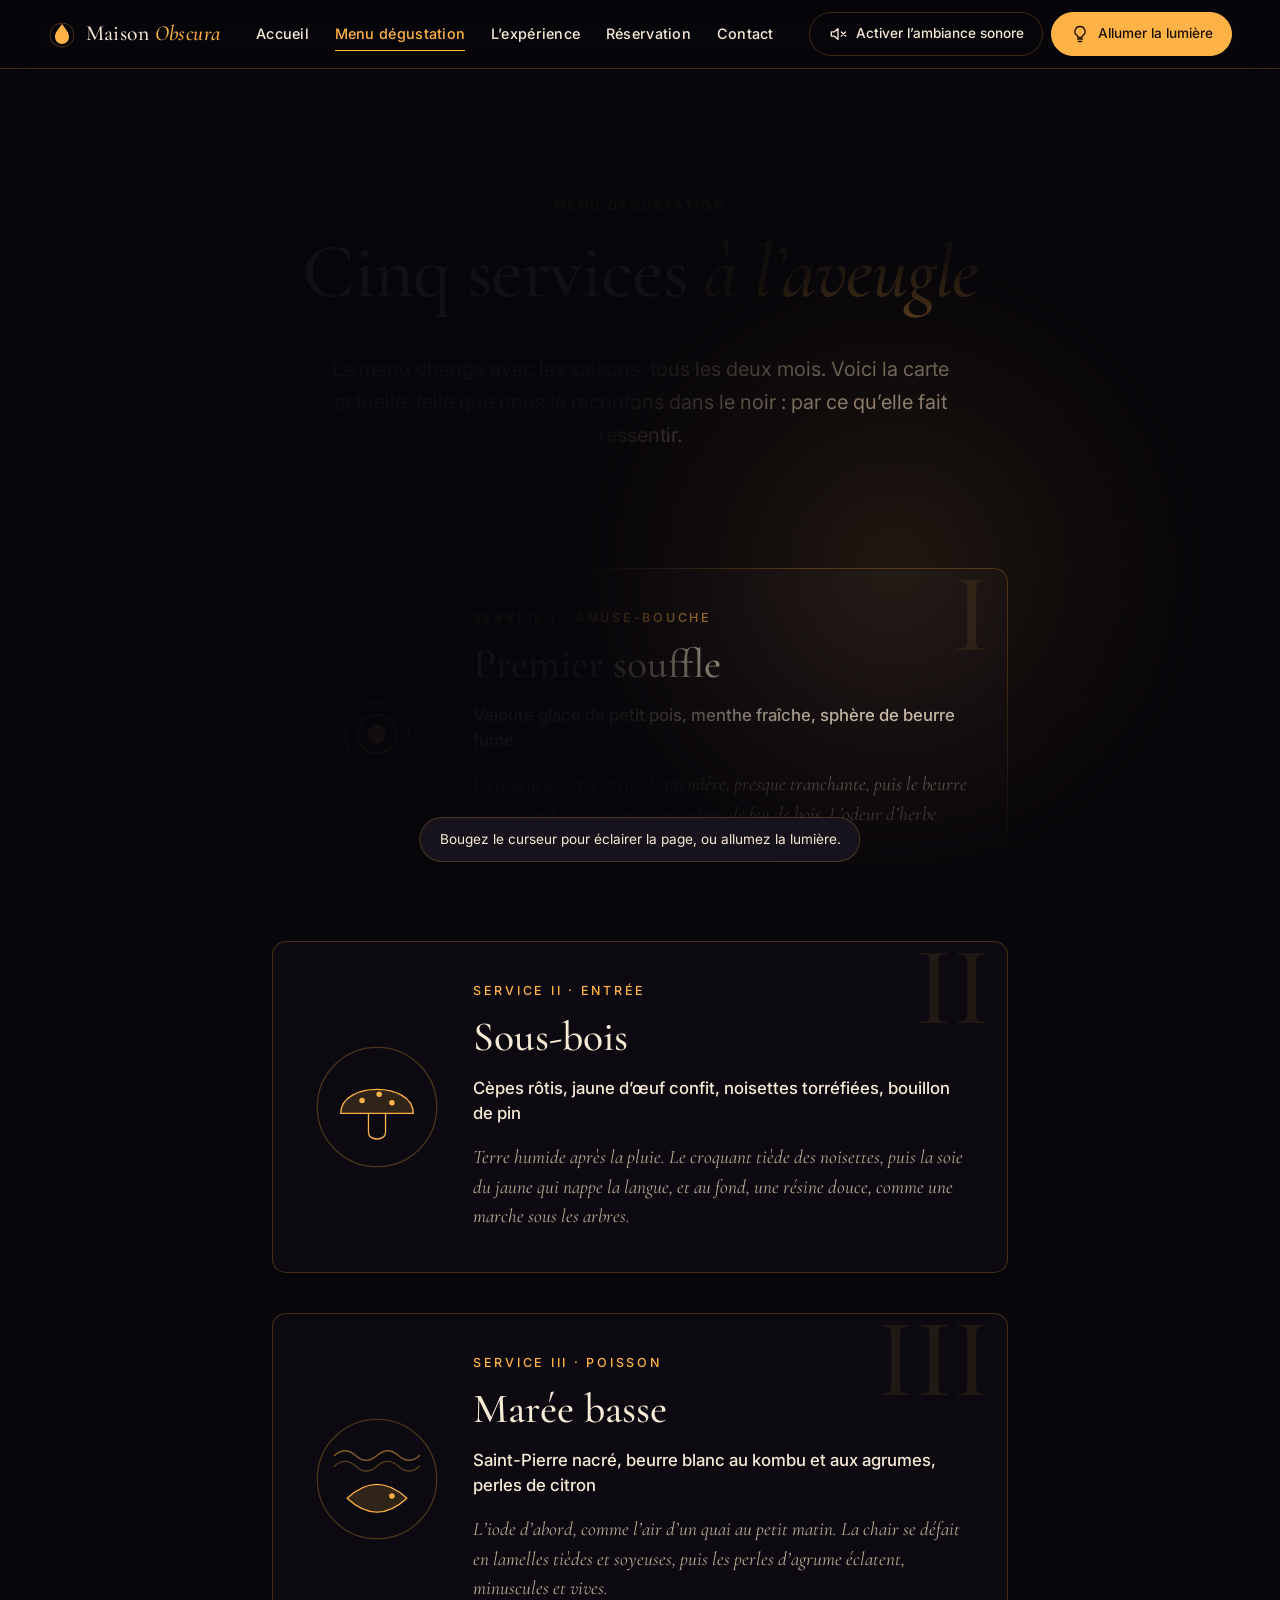
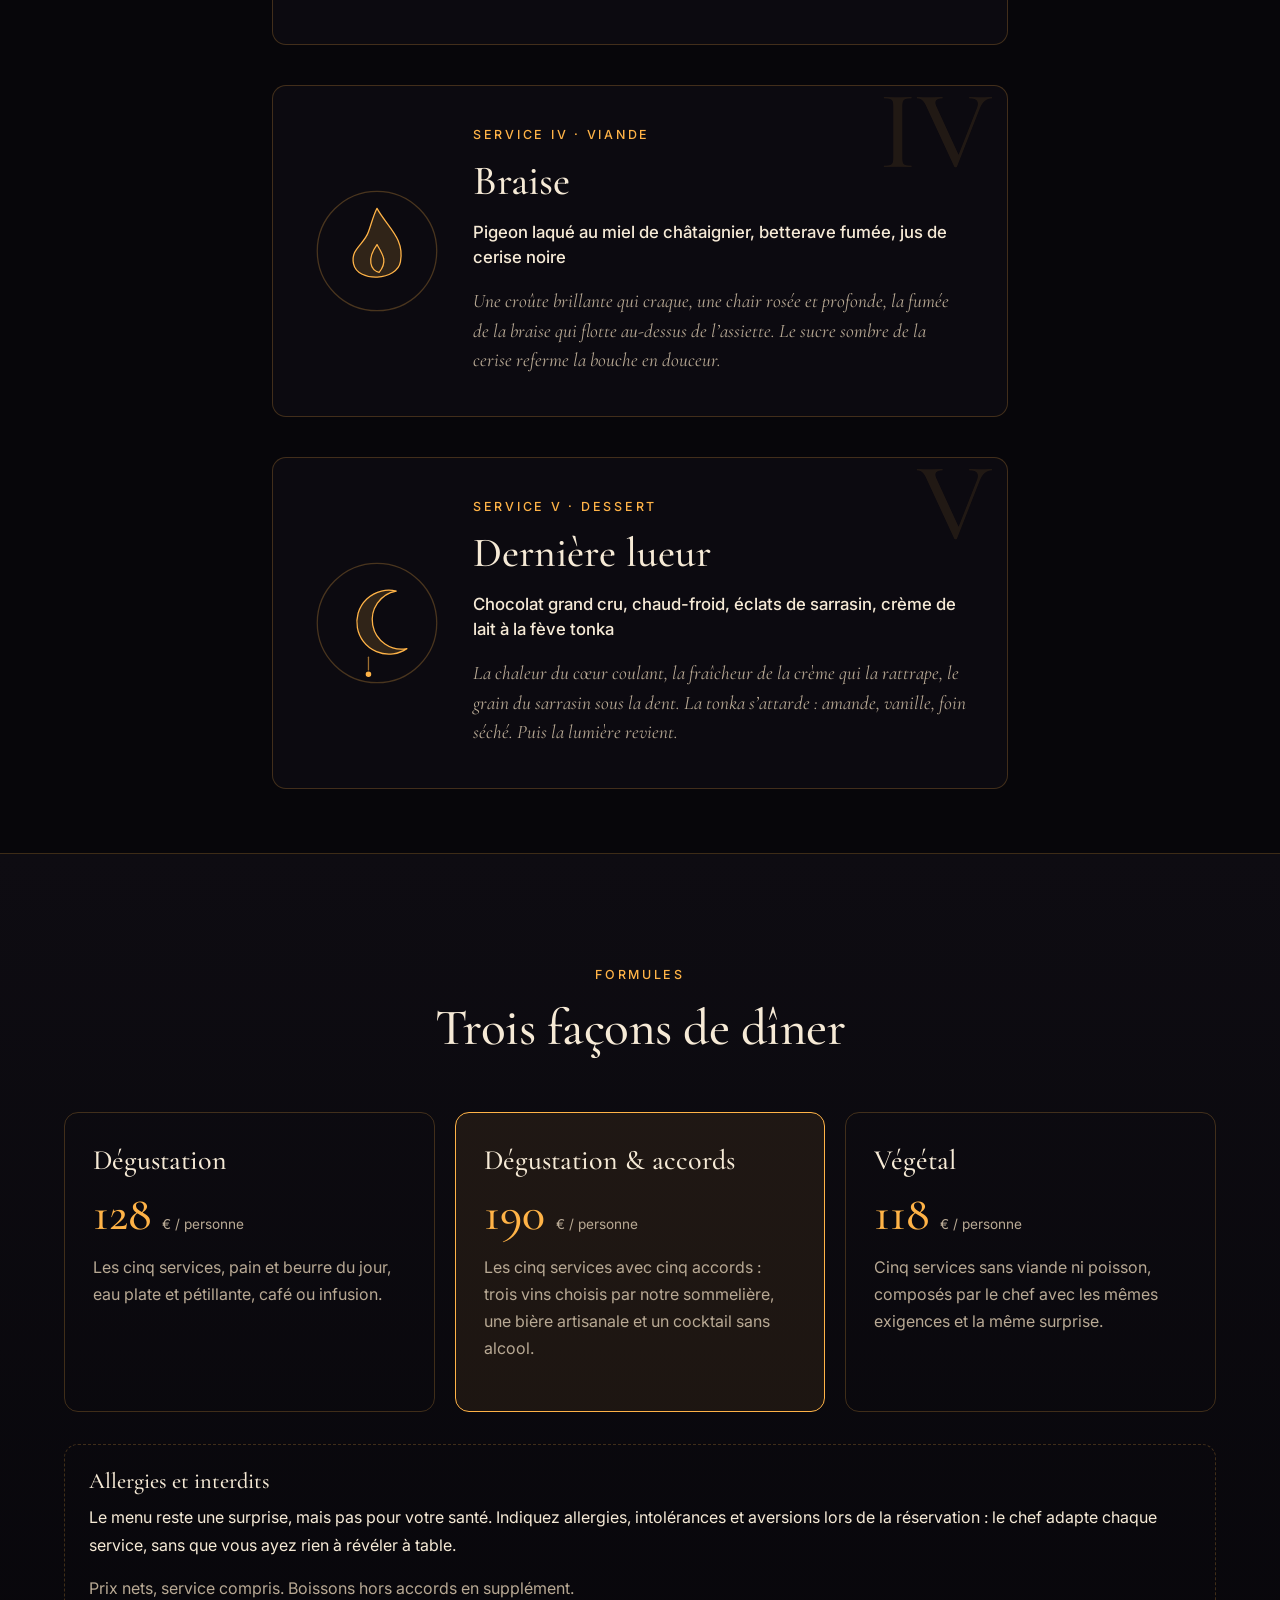
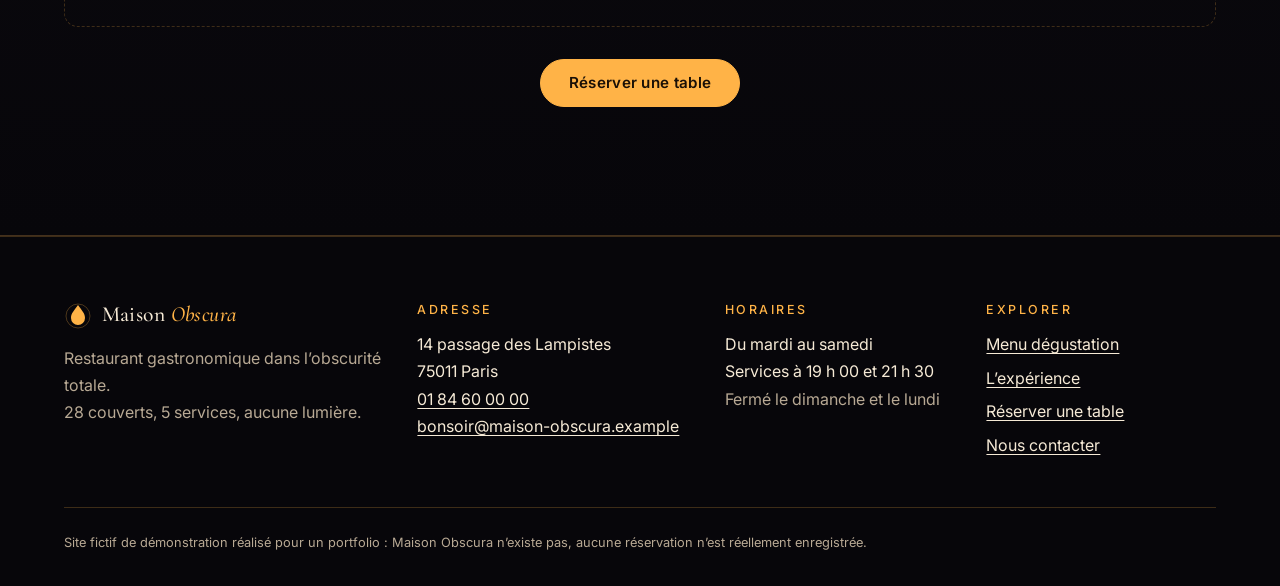
<file: menu.html>
<!doctype html>
<html lang="fr">
<head>
<meta charset="utf-8">
<meta name="viewport" content="width=device-width, initial-scale=1">
<title>Menu dégustation, 5 services · Maison Obscura</title>
<meta name="description" content="Le menu dégustation de Maison Obscura : cinq services décrits par leurs saveurs, textures et parfums, à découvrir dans le noir complet.">
<meta name="theme-color" content="#07060a">
<link rel="icon" href="assets/img/favicon.svg" type="image/svg+xml">
<meta property="og:type" content="website">
<meta property="og:locale" content="fr_FR">
<meta property="og:site_name" content="Maison Obscura">
<meta property="og:title" content="Menu dégustation, 5 services · Maison Obscura">
<meta property="og:description" content="Le menu dégustation de Maison Obscura : cinq services décrits par leurs saveurs, textures et parfums, à découvrir dans le noir complet.">
<meta property="og:url" content="https://maison-obscura.example/menu.html">
<meta property="og:image" content="assets/img/og.png">
<meta name="twitter:card" content="summary_large_image">
<link rel="preconnect" href="https://fonts.googleapis.com">
<link rel="preconnect" href="https://fonts.gstatic.com" crossorigin>
<link rel="stylesheet" href="https://fonts.googleapis.com/css2?family=Cormorant+Garamond:ital,wght@0,400;0,500;0,600;1,400;1,500&amp;family=Inter:wght@400;500;600&amp;display=swap">
<script>
(function(){var d=document.documentElement;d.classList.add('js');try{if(localStorage.getItem('obscura-lumiere')==='1')d.classList.add('lumiere');}catch(e){}})();
</script>
<link rel="stylesheet" href="assets/css/styles.css">
</head>
<body>
<a class="skip" href="#contenu">Aller au contenu</a>
<header class="site-header">
  <div class="bar">
    <a class="brand" href="index.html" aria-label="Maison Obscura, accueil"><svg class="brand-mark" viewBox="0 0 28 28" width="28" height="28" aria-hidden="true" focusable="false"><circle cx="14" cy="15" r="12" fill="none" stroke="currentColor" stroke-width=".8" opacity=".35"/><path d="M14 4c4 6 7 8 7 13a7 7 0 0 1-14 0c0-5 3-7 7-13Z" fill="currentColor"/></svg><span>Maison <em>Obscura</em></span></a>
    <nav id="menu-principal" class="nav" aria-label="Navigation principale"><ul><li><a href="index.html">Accueil</a></li><li><a href="menu.html" aria-current="page">Menu dégustation</a></li><li><a href="experience.html">L’expérience</a></li><li><a href="reservation.html">Réservation</a></li><li><a href="contact.html">Contact</a></li></ul></nav>
    <div class="tools">
      <button type="button" class="tool" id="btn-son"><svg viewBox="0 0 24 24" width="20" height="20" aria-hidden="true" focusable="false" fill="none" stroke="currentColor" stroke-width="1.6" stroke-linecap="round" stroke-linejoin="round"><path d="M4 9.5v5h3.5L12 18.5v-13L7.5 9.5H4Z"/><path class="son-on" d="M15.5 9a4 4 0 0 1 0 6M18 6.5a8 8 0 0 1 0 11"/><path class="son-off" d="M16 9.5l5 5M21 9.5l-5 5"/></svg><span class="tool-label" data-on="Couper l’ambiance sonore" data-off="Activer l’ambiance sonore">Activer l’ambiance sonore</span></button>
      <button type="button" class="tool tool-light" id="btn-lumiere"><svg viewBox="0 0 24 24" width="20" height="20" aria-hidden="true" focusable="false" fill="none" stroke="currentColor" stroke-width="1.6" stroke-linecap="round" stroke-linejoin="round"><path d="M9 18h6M10 21h4M12 3a6 6 0 0 0-3.5 10.9c.6.5 1 1.2 1 2.1h5c0-.9.4-1.6 1-2.1A6 6 0 0 0 12 3Z"/></svg><span class="tool-label" data-on="Éteindre la lumière" data-off="Allumer la lumière">Allumer la lumière</span></button>
      <button type="button" class="nav-toggle" aria-expanded="false" aria-controls="menu-principal"><span class="vh">Menu</span><span class="burger" aria-hidden="true"></span></button>
    </div>
  </div>
</header>
<main id="contenu" tabindex="-1">

<section class="page-hero" aria-labelledby="titre-page">
  <div class="container narrow">
    <p class="kicker" data-reveal>Menu dégustation</p>
    <h1 id="titre-page" data-reveal style="--d:100ms">Cinq services <em>à l’aveugle</em></h1>
    <p class="lead" data-reveal style="--d:200ms">Le menu change avec les saisons, tous les deux mois. Voici la carte actuelle, telle que nous la racontons dans le noir : par ce qu’elle fait ressentir.</p>
  </div>
</section>

<section class="section tight" aria-label="Les cinq services">
  <div class="container narrow">
    <ol class="dishes">
    <li class="dish-wrap" data-reveal>
      <article class="dish" aria-labelledby="plat-0">
        <div class="dish-n" aria-hidden="true">I</div>
        <svg class="dish-art" viewBox="0 0 120 120" width="120" height="120" aria-hidden="true" focusable="false" fill="none" stroke="currentColor" stroke-width="1.2" stroke-linecap="round" stroke-linejoin="round"><circle cx="60" cy="60" r="56" opacity=".25"/><circle cx="60" cy="60" r="8" fill="currentColor"/><circle cx="60" cy="60" r="18"/><circle cx="60" cy="60" r="30" opacity=".6"/><circle cx="60" cy="60" r="42" opacity=".3"/></svg>
        <div class="dish-body">
          <p class="kicker">Service I · Amuse-bouche</p>
          <h3 id="plat-0">Premier souffle</h3>
          <p class="dish-desc">Velouté glacé de petit pois, menthe fraîche, sphère de beurre fumé</p>
          <p class="dish-sens"><span class="vh">Ce que vous ressentirez : </span>La fraîcheur verte arrive la première, presque tranchante, puis le beurre s’étire, rond et tiède, avec un parfum de feu de bois. L’odeur d’herbe coupée précède la cuillère.</p>
        </div>
      </article>
    </li>
    <li class="dish-wrap" data-reveal>
      <article class="dish" aria-labelledby="plat-1">
        <div class="dish-n" aria-hidden="true">II</div>
        <svg class="dish-art" viewBox="0 0 120 120" width="120" height="120" aria-hidden="true" focusable="false" fill="none" stroke="currentColor" stroke-width="1.2" stroke-linecap="round" stroke-linejoin="round"><circle cx="60" cy="60" r="56" opacity=".25"/><path d="M26 66C26 36 94 36 94 66Z" fill="currentColor" fill-opacity=".15"/><path d="M52 66v18c0 8 16 8 16 0V66"/><circle cx="46" cy="54" r="2" fill="currentColor"/><circle cx="62" cy="48" r="2" fill="currentColor"/><circle cx="74" cy="56" r="2" fill="currentColor"/></svg>
        <div class="dish-body">
          <p class="kicker">Service II · Entrée</p>
          <h3 id="plat-1">Sous-bois</h3>
          <p class="dish-desc">Cèpes rôtis, jaune d’œuf confit, noisettes torréfiées, bouillon de pin</p>
          <p class="dish-sens"><span class="vh">Ce que vous ressentirez : </span>Terre humide après la pluie. Le croquant tiède des noisettes, puis la soie du jaune qui nappe la langue, et au fond, une résine douce, comme une marche sous les arbres.</p>
        </div>
      </article>
    </li>
    <li class="dish-wrap" data-reveal>
      <article class="dish" aria-labelledby="plat-2">
        <div class="dish-n" aria-hidden="true">III</div>
        <svg class="dish-art" viewBox="0 0 120 120" width="120" height="120" aria-hidden="true" focusable="false" fill="none" stroke="currentColor" stroke-width="1.2" stroke-linecap="round" stroke-linejoin="round"><circle cx="60" cy="60" r="56" opacity=".25"/><path d="M20 38q10-9 20 0t20 0t20 0t20 0" opacity=".5"/><path d="M20 48q10-9 20 0t20 0t20 0t20 0" opacity=".3"/><path d="M32 78q28-26 56 0q-28 26-56 0Z" fill="currentColor" fill-opacity=".15"/><circle cx="74" cy="76" r="2" fill="currentColor"/></svg>
        <div class="dish-body">
          <p class="kicker">Service III · Poisson</p>
          <h3 id="plat-2">Marée basse</h3>
          <p class="dish-desc">Saint-Pierre nacré, beurre blanc au kombu et aux agrumes, perles de citron</p>
          <p class="dish-sens"><span class="vh">Ce que vous ressentirez : </span>L’iode d’abord, comme l’air d’un quai au petit matin. La chair se défait en lamelles tièdes et soyeuses, puis les perles d’agrume éclatent, minuscules et vives.</p>
        </div>
      </article>
    </li>
    <li class="dish-wrap" data-reveal>
      <article class="dish" aria-labelledby="plat-3">
        <div class="dish-n" aria-hidden="true">IV</div>
        <svg class="dish-art" viewBox="0 0 120 120" width="120" height="120" aria-hidden="true" focusable="false" fill="none" stroke="currentColor" stroke-width="1.2" stroke-linecap="round" stroke-linejoin="round"><circle cx="60" cy="60" r="56" opacity=".25"/><path d="M60 20c10 18 26 28 22 50-3 18-40 20-44 2-3-14 10-18 14-30 3-8 4-14 8-22Z" fill="currentColor" fill-opacity=".15"/><path d="M60 54c6 10 10 16 2 26-8-2-12-12-2-26Z"/></svg>
        <div class="dish-body">
          <p class="kicker">Service IV · Viande</p>
          <h3 id="plat-3">Braise</h3>
          <p class="dish-desc">Pigeon laqué au miel de châtaignier, betterave fumée, jus de cerise noire</p>
          <p class="dish-sens"><span class="vh">Ce que vous ressentirez : </span>Une croûte brillante qui craque, une chair rosée et profonde, la fumée de la braise qui flotte au-dessus de l’assiette. Le sucre sombre de la cerise referme la bouche en douceur.</p>
        </div>
      </article>
    </li>
    <li class="dish-wrap" data-reveal>
      <article class="dish" aria-labelledby="plat-4">
        <div class="dish-n" aria-hidden="true">V</div>
        <svg class="dish-art" viewBox="0 0 120 120" width="120" height="120" aria-hidden="true" focusable="false" fill="none" stroke="currentColor" stroke-width="1.2" stroke-linecap="round" stroke-linejoin="round"><circle cx="60" cy="60" r="56" opacity=".25"/><path d="M78 30A30 30 0 1 0 88 84 24 24 0 1 1 78 30Z" fill="currentColor" fill-opacity=".15"/><path d="M52 92v12" opacity=".6"/><circle cx="52" cy="108" r="2" fill="currentColor"/></svg>
        <div class="dish-body">
          <p class="kicker">Service V · Dessert</p>
          <h3 id="plat-4">Dernière lueur</h3>
          <p class="dish-desc">Chocolat grand cru, chaud-froid, éclats de sarrasin, crème de lait à la fève tonka</p>
          <p class="dish-sens"><span class="vh">Ce que vous ressentirez : </span>La chaleur du cœur coulant, la fraîcheur de la crème qui la rattrape, le grain du sarrasin sous la dent. La tonka s’attarde : amande, vanille, foin séché. Puis la lumière revient.</p>
        </div>
      </article>
    </li>
    </ol>
  </div>
</section>

<section class="section section-alt" aria-labelledby="titre-formules">
  <div class="container">
    <header class="section-head" data-reveal>
      <p class="kicker">Formules</p>
      <h2 id="titre-formules">Trois façons de dîner</h2>
    </header>
    <ul class="formules">
      <li class="formule" data-reveal>
        <h3>Dégustation</h3>
        <p class="price">128 <span>€ / personne</span></p>
        <p>Les cinq services, pain et beurre du jour, eau plate et pétillante, café ou infusion.</p>
      </li>
      <li class="formule featured" data-reveal style="--d:120ms">
        <h3>Dégustation &amp; accords</h3>
        <p class="price">190 <span>€ / personne</span></p>
        <p>Les cinq services avec cinq accords : trois vins choisis par notre sommelière, une bière artisanale et un cocktail sans alcool.</p>
      </li>
      <li class="formule" data-reveal style="--d:240ms">
        <h3>Végétal</h3>
        <p class="price">118 <span>€ / personne</span></p>
        <p>Cinq services sans viande ni poisson, composés par le chef avec les mêmes exigences et la même surprise.</p>
      </li>
    </ul>
    <aside class="note" data-reveal>
      <h3>Allergies et interdits</h3>
      <p>Le menu reste une surprise, mais pas pour votre santé. Indiquez allergies, intolérances et aversions lors de la réservation : le chef adapte chaque service, sans que vous ayez rien à révéler à table.</p>
      <p class="muted">Prix nets, service compris. Boissons hors accords en supplément.</p>
    </aside>
    <p class="actions center" data-reveal><a class="btn" href="reservation.html">Réserver une table</a></p>
  </div>
</section>

</main>
<footer class="site-footer">
  <div class="container footer-grid">
    <div data-reveal>
      <p class="brand brand-foot"><svg class="brand-mark" viewBox="0 0 28 28" width="28" height="28" aria-hidden="true" focusable="false"><circle cx="14" cy="15" r="12" fill="none" stroke="currentColor" stroke-width=".8" opacity=".35"/><path d="M14 4c4 6 7 8 7 13a7 7 0 0 1-14 0c0-5 3-7 7-13Z" fill="currentColor"/></svg><span>Maison <em>Obscura</em></span></p>
      <p class="muted">Restaurant gastronomique dans l’obscurité totale.<br>28 couverts, 5 services, aucune lumière.</p>
    </div>
    <div data-reveal style="--d:80ms">
      <h2 class="foot-title">Adresse</h2>
      <address>14 passage des Lampistes<br>75011 Paris<br><a href="tel:+33184600000">01 84 60 00 00</a><br><a href="mailto:bonsoir@maison-obscura.example">bonsoir@maison-obscura.example</a></address>
    </div>
    <div data-reveal style="--d:160ms">
      <h2 class="foot-title">Horaires</h2>
      <p>Du mardi au samedi<br>Services à 19 h 00 et 21 h 30<br><span class="muted">Fermé le dimanche et le lundi</span></p>
    </div>
    <div data-reveal style="--d:240ms">
      <h2 class="foot-title">Explorer</h2>
      <ul class="foot-links">
        <li><a href="menu.html">Menu dégustation</a></li>
        <li><a href="experience.html">L’expérience</a></li>
        <li><a href="reservation.html">Réserver une table</a></li>
        <li><a href="contact.html">Nous contacter</a></li>
      </ul>
    </div>
  </div>
  <p class="container legal">Site fictif de démonstration réalisé pour un portfolio : Maison Obscura n’existe pas, aucune réservation n’est réellement enregistrée.</p>
</footer>
<script src="assets/js/main.js" defer></script>
</body>
</html>
</file>
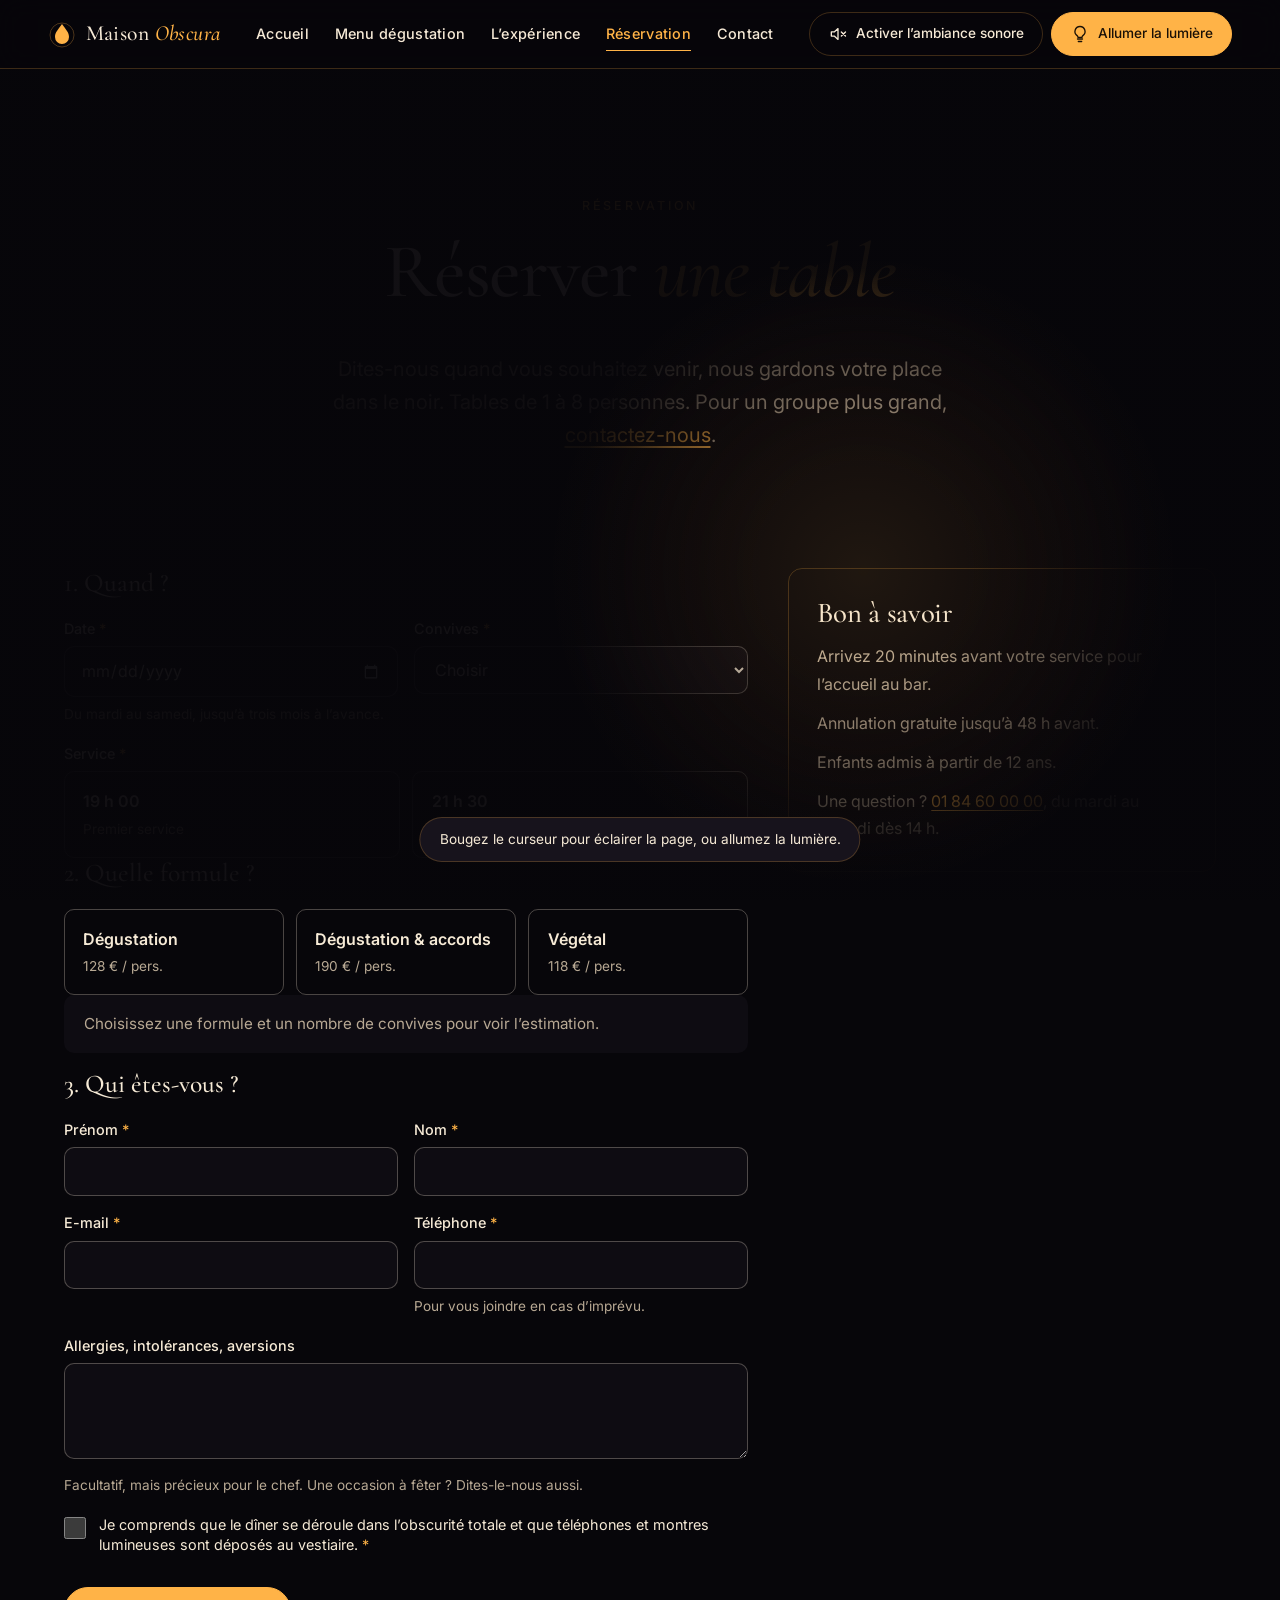
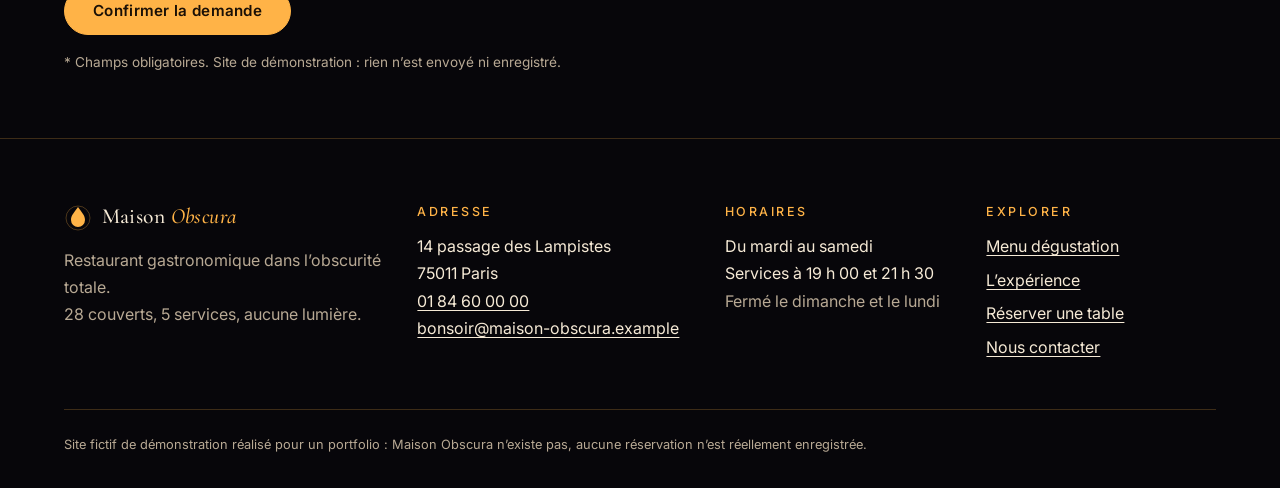
<file: reservation.html>
<!doctype html>
<html lang="fr">
<head>
<meta charset="utf-8">
<meta name="viewport" content="width=device-width, initial-scale=1">
<title>Réserver une table · Maison Obscura</title>
<meta name="description" content="Réservez votre dîner dans le noir chez Maison Obscura : choisissez la date, le service, la formule et indiquez vos allergies.">
<meta name="theme-color" content="#07060a">
<link rel="icon" href="assets/img/favicon.svg" type="image/svg+xml">
<meta property="og:type" content="website">
<meta property="og:locale" content="fr_FR">
<meta property="og:site_name" content="Maison Obscura">
<meta property="og:title" content="Réserver une table · Maison Obscura">
<meta property="og:description" content="Réservez votre dîner dans le noir chez Maison Obscura : choisissez la date, le service, la formule et indiquez vos allergies.">
<meta property="og:url" content="https://maison-obscura.example/reservation.html">
<meta property="og:image" content="assets/img/og.png">
<meta name="twitter:card" content="summary_large_image">
<link rel="preconnect" href="https://fonts.googleapis.com">
<link rel="preconnect" href="https://fonts.gstatic.com" crossorigin>
<link rel="stylesheet" href="https://fonts.googleapis.com/css2?family=Cormorant+Garamond:ital,wght@0,400;0,500;0,600;1,400;1,500&amp;family=Inter:wght@400;500;600&amp;display=swap">
<script>
(function(){var d=document.documentElement;d.classList.add('js');try{if(localStorage.getItem('obscura-lumiere')==='1')d.classList.add('lumiere');}catch(e){}})();
</script>
<link rel="stylesheet" href="assets/css/styles.css">
</head>
<body>
<a class="skip" href="#contenu">Aller au contenu</a>
<header class="site-header">
  <div class="bar">
    <a class="brand" href="index.html" aria-label="Maison Obscura, accueil"><svg class="brand-mark" viewBox="0 0 28 28" width="28" height="28" aria-hidden="true" focusable="false"><circle cx="14" cy="15" r="12" fill="none" stroke="currentColor" stroke-width=".8" opacity=".35"/><path d="M14 4c4 6 7 8 7 13a7 7 0 0 1-14 0c0-5 3-7 7-13Z" fill="currentColor"/></svg><span>Maison <em>Obscura</em></span></a>
    <nav id="menu-principal" class="nav" aria-label="Navigation principale"><ul><li><a href="index.html">Accueil</a></li><li><a href="menu.html">Menu dégustation</a></li><li><a href="experience.html">L’expérience</a></li><li><a href="reservation.html" aria-current="page">Réservation</a></li><li><a href="contact.html">Contact</a></li></ul></nav>
    <div class="tools">
      <button type="button" class="tool" id="btn-son"><svg viewBox="0 0 24 24" width="20" height="20" aria-hidden="true" focusable="false" fill="none" stroke="currentColor" stroke-width="1.6" stroke-linecap="round" stroke-linejoin="round"><path d="M4 9.5v5h3.5L12 18.5v-13L7.5 9.5H4Z"/><path class="son-on" d="M15.5 9a4 4 0 0 1 0 6M18 6.5a8 8 0 0 1 0 11"/><path class="son-off" d="M16 9.5l5 5M21 9.5l-5 5"/></svg><span class="tool-label" data-on="Couper l’ambiance sonore" data-off="Activer l’ambiance sonore">Activer l’ambiance sonore</span></button>
      <button type="button" class="tool tool-light" id="btn-lumiere"><svg viewBox="0 0 24 24" width="20" height="20" aria-hidden="true" focusable="false" fill="none" stroke="currentColor" stroke-width="1.6" stroke-linecap="round" stroke-linejoin="round"><path d="M9 18h6M10 21h4M12 3a6 6 0 0 0-3.5 10.9c.6.5 1 1.2 1 2.1h5c0-.9.4-1.6 1-2.1A6 6 0 0 0 12 3Z"/></svg><span class="tool-label" data-on="Éteindre la lumière" data-off="Allumer la lumière">Allumer la lumière</span></button>
      <button type="button" class="nav-toggle" aria-expanded="false" aria-controls="menu-principal"><span class="vh">Menu</span><span class="burger" aria-hidden="true"></span></button>
    </div>
  </div>
</header>
<main id="contenu" tabindex="-1">

<section class="page-hero" aria-labelledby="titre-page">
  <div class="container narrow">
    <p class="kicker" data-reveal>Réservation</p>
    <h1 id="titre-page" data-reveal style="--d:100ms">Réserver <em>une table</em></h1>
    <p class="lead" data-reveal style="--d:200ms">Dites-nous quand vous souhaitez venir, nous gardons votre place dans le noir. Tables de 1 à 8 personnes. Pour un groupe plus grand, <a href="contact.html">contactez-nous</a>.</p>
  </div>
</section>

<section class="section tight" aria-label="Formulaire de réservation">
  <div class="container resa">
    <div id="resa-panel" data-reveal>
      <form id="form-resa" class="form" action="#" method="post" novalidate data-form="resa">
        <div class="form-summary" id="resa-summary" role="alert" tabindex="-1" hidden></div>

        <fieldset class="field-group">
          <legend>1. Quand ?</legend>
          <div class="row">
            <div class="field">
              <label for="date">Date <span class="req" aria-hidden="true">*</span></label>
              <input type="date" id="date" name="date" required aria-describedby="date-aide date-err">
              <p class="hint" id="date-aide">Du mardi au samedi, jusqu’à trois mois à l’avance.</p>
              <p class="err" id="date-err" aria-live="polite"></p>
            </div>
            <div class="field">
              <label for="convives">Convives <span class="req" aria-hidden="true">*</span></label>
              <select id="convives" name="convives" required aria-describedby="convives-err">
                <option value="">Choisir</option>
                <option>1</option><option>2</option><option>3</option><option>4</option>
                <option>5</option><option>6</option><option>7</option><option>8</option>
              </select>
              <p class="err" id="convives-err" aria-live="polite"></p>
            </div>
          </div>
          <fieldset class="choice-set" aria-describedby="service-err">
            <legend>Service <span class="req" aria-hidden="true">*</span></legend>
            <div class="choices">
              <label class="choice"><input type="radio" name="service" value="19 h 00" required><span><strong>19 h 00</strong><small>Premier service</small></span></label>
              <label class="choice"><input type="radio" name="service" value="21 h 30" required><span><strong>21 h 30</strong><small>Second service</small></span></label>
            </div>
            <p class="err" id="service-err" aria-live="polite"></p>
          </fieldset>
        </fieldset>

        <fieldset class="field-group">
          <legend>2. Quelle formule ?</legend>
          <fieldset class="choice-set" aria-describedby="formule-err">
            <legend class="vh">Formule <span class="req" aria-hidden="true">*</span></legend>
            <div class="choices">
              <label class="choice"><input type="radio" name="formule" value="Dégustation" data-prix="128" required><span><strong>Dégustation</strong><small>128 € / pers.</small></span></label>
              <label class="choice"><input type="radio" name="formule" value="Dégustation &amp; accords" data-prix="190" required><span><strong>Dégustation &amp; accords</strong><small>190 € / pers.</small></span></label>
              <label class="choice"><input type="radio" name="formule" value="Végétal" data-prix="118" required><span><strong>Végétal</strong><small>118 € / pers.</small></span></label>
            </div>
            <p class="err" id="formule-err" aria-live="polite"></p>
          </fieldset>
          <p class="estimate" id="estimation" aria-live="polite">Choisissez une formule et un nombre de convives pour voir l’estimation.</p>
        </fieldset>

        <fieldset class="field-group">
          <legend>3. Qui êtes-vous ?</legend>
          <div class="row">
            <div class="field">
              <label for="prenom">Prénom <span class="req" aria-hidden="true">*</span></label>
              <input type="text" id="prenom" name="prenom" autocomplete="given-name" required aria-describedby="prenom-err">
              <p class="err" id="prenom-err" aria-live="polite"></p>
            </div>
            <div class="field">
              <label for="nom">Nom <span class="req" aria-hidden="true">*</span></label>
              <input type="text" id="nom" name="nom" autocomplete="family-name" required aria-describedby="nom-err">
              <p class="err" id="nom-err" aria-live="polite"></p>
            </div>
          </div>
          <div class="row">
            <div class="field">
              <label for="email">E-mail <span class="req" aria-hidden="true">*</span></label>
              <input type="email" id="email" name="email" autocomplete="email" required aria-describedby="email-err">
              <p class="err" id="email-err" aria-live="polite"></p>
            </div>
            <div class="field">
              <label for="tel">Téléphone <span class="req" aria-hidden="true">*</span></label>
              <input type="tel" id="tel" name="tel" autocomplete="tel" inputmode="tel" required aria-describedby="tel-aide tel-err">
              <p class="hint" id="tel-aide">Pour vous joindre en cas d’imprévu.</p>
              <p class="err" id="tel-err" aria-live="polite"></p>
            </div>
          </div>
          <div class="field">
            <label for="allergies">Allergies, intolérances, aversions</label>
            <textarea id="allergies" name="allergies" rows="3" maxlength="400" aria-describedby="allergies-aide"></textarea>
            <p class="hint" id="allergies-aide">Facultatif, mais précieux pour le chef. Une occasion à fêter ? Dites-le-nous aussi.</p>
          </div>
        </fieldset>

        <div class="field consent">
          <label class="check"><input type="checkbox" id="accord" name="accord" required aria-describedby="accord-err"><span>Je comprends que le dîner se déroule dans l’obscurité totale et que téléphones et montres lumineuses sont déposés au vestiaire. <span class="req" aria-hidden="true">*</span></span></label>
          <p class="err" id="accord-err" aria-live="polite"></p>
        </div>

        <p class="actions"><button type="submit" class="btn">Confirmer la demande</button></p>
        <p class="hint">* Champs obligatoires. Site de démonstration : rien n’est envoyé ni enregistré.</p>
      </form>

      <div id="resa-ok" class="confirm" tabindex="-1" hidden>
        <p class="kicker">Demande enregistrée</p>
        <h2>À très bientôt, <span data-out="prenom"></span></h2>
        <p>Votre table est réservée, sous réserve de confirmation par e-mail. Votre référence : <strong data-out="ref"></strong>.</p>
        <dl class="recap">
          <div><dt>Date</dt><dd data-out="date"></dd></div>
          <div><dt>Service</dt><dd data-out="service"></dd></div>
          <div><dt>Convives</dt><dd data-out="convives"></dd></div>
          <div><dt>Formule</dt><dd data-out="formule"></dd></div>
          <div><dt>Estimation</dt><dd data-out="total"></dd></div>
        </dl>
        <p class="muted">Démonstration : aucune donnée n’a quitté votre navigateur.</p>
        <p class="actions"><a class="btn btn-ghost" href="index.html">Retour à l’accueil</a><button type="button" class="btn btn-ghost" id="resa-reset">Nouvelle demande</button></p>
      </div>
    </div>

    <aside class="resa-aside" data-reveal style="--d:120ms" aria-labelledby="titre-infos">
      <h2 id="titre-infos">Bon à savoir</h2>
      <ul class="plain">
        <li>Arrivez 20 minutes avant votre service pour l’accueil au bar.</li>
        <li>Annulation gratuite jusqu’à 48 h avant.</li>
        <li>Enfants admis à partir de 12 ans.</li>
        <li>Une question ? <a href="tel:+33184600000">01 84 60 00 00</a>, du mardi au samedi dès 14 h.</li>
      </ul>
    </aside>
  </div>
</section>

</main>
<footer class="site-footer">
  <div class="container footer-grid">
    <div data-reveal>
      <p class="brand brand-foot"><svg class="brand-mark" viewBox="0 0 28 28" width="28" height="28" aria-hidden="true" focusable="false"><circle cx="14" cy="15" r="12" fill="none" stroke="currentColor" stroke-width=".8" opacity=".35"/><path d="M14 4c4 6 7 8 7 13a7 7 0 0 1-14 0c0-5 3-7 7-13Z" fill="currentColor"/></svg><span>Maison <em>Obscura</em></span></p>
      <p class="muted">Restaurant gastronomique dans l’obscurité totale.<br>28 couverts, 5 services, aucune lumière.</p>
    </div>
    <div data-reveal style="--d:80ms">
      <h2 class="foot-title">Adresse</h2>
      <address>14 passage des Lampistes<br>75011 Paris<br><a href="tel:+33184600000">01 84 60 00 00</a><br><a href="mailto:bonsoir@maison-obscura.example">bonsoir@maison-obscura.example</a></address>
    </div>
    <div data-reveal style="--d:160ms">
      <h2 class="foot-title">Horaires</h2>
      <p>Du mardi au samedi<br>Services à 19 h 00 et 21 h 30<br><span class="muted">Fermé le dimanche et le lundi</span></p>
    </div>
    <div data-reveal style="--d:240ms">
      <h2 class="foot-title">Explorer</h2>
      <ul class="foot-links">
        <li><a href="menu.html">Menu dégustation</a></li>
        <li><a href="experience.html">L’expérience</a></li>
        <li><a href="reservation.html">Réserver une table</a></li>
        <li><a href="contact.html">Nous contacter</a></li>
      </ul>
    </div>
  </div>
  <p class="container legal">Site fictif de démonstration réalisé pour un portfolio : Maison Obscura n’existe pas, aucune réservation n’est réellement enregistrée.</p>
</footer>
<script src="assets/js/main.js" defer></script>
<script src="assets/js/forms.js" defer></script>
</body>
</html>
</file>
<file: assets/css/styles.css>
/* Maison Obscura — passe 1 : tokens, base et mise en page */
:root {
  --bg: #07060a;
  --bg-2: #0e0c12;
  --bg-3: #17131c;
  --fg: #f6ead6;
  --muted: #b8a994;
  --accent: #ffb347;
  --accent-strong: #ffc46b;
  --on-accent: #1a1006;
  --line: rgba(255, 179, 71, .22);
  --map-bg: #0e0c12; --map-line: #2a2231; --map-text: #b8a994; --map-accent: #ffb347;
  --serif: "Cormorant Garamond", "Iowan Old Style", "Palatino Linotype", Georgia, serif;
  --sans: Inter, system-ui, -apple-system, "Segoe UI", sans-serif;
  --gutter: clamp(1.25rem, 5vw, 3rem);
  --radius: 14px;
  color-scheme: dark;
}
html.lumiere {
  --bg: #f7efe1; --bg-2: #efe4d1; --bg-3: #e6d8c0;
  --fg: #1f1712; --muted: #5d4e3f;
  --accent: #8a4a00; --accent-strong: #6d3a00; --on-accent: #fff7ea;
  --line: rgba(138, 74, 0, .3);
  --map-bg: #efe4d1; --map-line: #d6c4a6; --map-text: #5d4e3f; --map-accent: #8a4a00;
  color-scheme: light;
}

*, *::before, *::after { box-sizing: border-box; }
html { -webkit-text-size-adjust: 100%; scroll-behavior: smooth; scroll-padding-top: 5.5rem; }
body { margin: 0; background: var(--bg); color: var(--fg); font: 400 1rem/1.7 var(--sans); min-height: 100vh; overflow-x: hidden; }
img, svg { display: block; max-width: 100%; }
h1, h2, h3 { font-family: var(--serif); font-weight: 500; line-height: 1.1; margin: 0 0 .5em; }
p { margin: 0 0 1em; }
a { color: var(--accent); text-underline-offset: .2em; }
ul, ol { margin: 0; padding: 0; list-style: none; }
.vh { position: absolute !important; width: 1px; height: 1px; overflow: hidden; clip: rect(0 0 0 0); white-space: nowrap; }
.container { width: min(100% - 2 * var(--gutter), 72rem); margin-inline: auto; }
.container.narrow { width: min(100% - 2 * var(--gutter), 46rem); }
.section { padding-block: clamp(3.5rem, 9vw, 7rem); }
.section.tight { padding-block: clamp(2rem, 5vw, 4rem); }
.center { text-align: center; }

/* ---------- Passe 2 : design ---------- */
a:hover { color: var(--accent-strong); }
:focus-visible { outline: 2px solid var(--accent); outline-offset: 3px; border-radius: 4px; }
main:focus { outline: none; }
::selection { background: var(--accent); color: var(--on-accent); }
.muted { color: var(--muted); }
em { font-style: italic; color: var(--accent); }

.skip { position: fixed; left: 1rem; top: -4rem; z-index: 100; background: var(--accent); color: var(--on-accent); padding: .6rem 1rem; border-radius: 8px; font-weight: 600; text-decoration: none; transition: top .2s; }
.skip:focus { top: 1rem; }

/* Typographie */
h1 { font-size: clamp(2.6rem, 8.5vw, 6rem); letter-spacing: -.015em; font-weight: 500; }
h2 { font-size: clamp(2rem, 5vw, 3.2rem); letter-spacing: -.01em; }
h3 { font-size: clamp(1.4rem, 2.6vw, 1.75rem); }
.lead { font-size: clamp(1.05rem, 2vw, 1.25rem); color: var(--muted); max-width: 40rem; line-height: 1.65; }
.center .lead, .section-head:not(.left) .lead { margin-inline: auto; }
.kicker { font: 500 .78rem/1.4 var(--sans); letter-spacing: .22em; text-transform: uppercase; color: var(--accent); margin: 0 0 1rem; }
.section-head { max-width: 42rem; margin: 0 auto clamp(2rem, 5vw, 3.5rem); text-align: center; }
.section-head.left { margin: 0; text-align: left; }
.section-alt { background: linear-gradient(180deg, var(--bg-2), var(--bg)); border-block: 1px solid var(--line); }
.split { display: grid; gap: clamp(2rem, 6vw, 4rem); align-items: start; }

/* En-tête */
.site-header { position: sticky; top: 0; z-index: 60; background: color-mix(in srgb, var(--bg) 82%, transparent); backdrop-filter: blur(14px); -webkit-backdrop-filter: blur(14px); border-bottom: 1px solid var(--line); }
.bar { width: min(100% - 2 * var(--gutter), 76rem); margin-inline: auto; display: flex; align-items: center; justify-content: space-between; gap: 1rem; min-height: 4.25rem; }
.brand { display: inline-flex; align-items: center; gap: .6rem; color: var(--fg); text-decoration: none; font: 500 1.35rem/1 var(--serif); letter-spacing: .02em; margin: 0; }
.brand em { color: var(--accent); }
.brand-mark { color: var(--accent); }
.brand-foot { margin-bottom: 1rem; }
.tools { display: flex; align-items: center; gap: .5rem; }
.tool { display: inline-flex; align-items: center; justify-content: center; gap: .55rem; min-width: 2.75rem; min-height: 2.75rem; padding: 0 .75rem; background: transparent; color: var(--fg); border: 1px solid var(--line); border-radius: 999px; font: 500 .85rem/1 var(--sans); cursor: pointer; transition: background .25s, border-color .25s, color .25s; }
.tool:hover { border-color: var(--accent); color: var(--accent-strong); }
.tool-light { background: var(--accent); color: var(--on-accent); border-color: var(--accent); }
.tool-light:hover { background: var(--accent-strong); color: var(--on-accent); }
.tool.is-on { border-color: var(--accent); color: var(--accent); }
.son-off { opacity: 1; } .son-on { opacity: 0; }
.tool.is-on .son-on { opacity: 1; } .tool.is-on .son-off { opacity: 0; }
.tool-label { position: absolute; width: 1px; height: 1px; overflow: hidden; clip: rect(0 0 0 0); white-space: nowrap; }

.nav-toggle { width: 2.75rem; height: 2.75rem; display: grid; place-items: center; background: transparent; border: 1px solid var(--line); border-radius: 999px; color: var(--fg); cursor: pointer; }
.burger, .burger::before, .burger::after { display: block; width: 18px; height: 1.5px; background: currentColor; transition: transform .3s, opacity .3s; content: ""; }
.burger { position: relative; } .burger::before { position: absolute; top: -6px; } .burger::after { position: absolute; top: 6px; }
.nav-toggle[aria-expanded="true"] .burger { background: transparent; }
.nav-toggle[aria-expanded="true"] .burger::before { transform: translateY(6px) rotate(45deg); }
.nav-toggle[aria-expanded="true"] .burger::after { transform: translateY(-6px) rotate(-45deg); }

.nav { position: absolute; left: 0; right: 0; top: 100%; background: var(--bg); border-bottom: 1px solid var(--line); padding: .5rem var(--gutter) 1.25rem; display: none; }
.nav.open { display: block; }
.nav ul { display: grid; }
.nav a { display: block; padding: .85rem 0; color: var(--fg); text-decoration: none; font: 500 1.4rem/1.2 var(--serif); border-bottom: 1px solid var(--line); }
.nav a:hover, .nav a[aria-current="page"] { color: var(--accent); }
html:not(.js) .nav { position: static; display: block; border: 0; padding: 0; }
html:not(.js) .nav ul { display: flex; flex-wrap: wrap; gap: .25rem 1rem; }
html:not(.js) .nav a { font-size: 1rem; border: 0; padding: .4rem 0; }
html:not(.js) .nav-toggle, html:not(.js) .tools .tool { display: none; }
html:not(.js) .bar { flex-wrap: wrap; padding-block: .5rem; }

/* Boutons */
.btn { display: inline-flex; align-items: center; justify-content: center; min-height: 3rem; padding: .75rem 1.75rem; background: var(--accent); color: var(--on-accent); border: 1px solid var(--accent); border-radius: 999px; font: 600 .95rem/1 var(--sans); letter-spacing: .02em; text-decoration: none; cursor: pointer; transition: transform .25s, background .25s, box-shadow .25s, color .25s; }
.btn:hover { background: var(--accent-strong); color: var(--on-accent); transform: translateY(-2px); box-shadow: 0 8px 28px -8px var(--accent); }
.btn-ghost { background: transparent; color: var(--accent); }
.btn-ghost:hover { background: color-mix(in srgb, var(--accent) 14%, transparent); color: var(--accent-strong); box-shadow: none; }
.actions { display: flex; flex-wrap: wrap; gap: .75rem; margin-top: 2rem; }
.actions.center { justify-content: center; }

/* Héros */
.hero { position: relative; min-height: calc(100svh - 4.25rem); display: grid; align-items: center; padding-block: 4rem 6rem; overflow: hidden; }
.hero-inner { position: relative; z-index: 1; }
.hero h1 { max-width: 14ch; }
.halo-rings { position: absolute; right: -20vmin; top: 50%; width: 90vmin; height: 90vmin; translate: 0 -50%; pointer-events: none; }
.halo-rings i { position: absolute; inset: 0; border: 1px solid var(--accent); border-radius: 50%; opacity: .16; }
.halo-rings i:nth-child(2) { inset: 12%; opacity: .12; } .halo-rings i:nth-child(3) { inset: 26%; opacity: .1; background: radial-gradient(circle, color-mix(in srgb, var(--accent) 22%, transparent), transparent 70%); }
.scroll-cue { position: absolute; left: 50%; bottom: 1.75rem; translate: -50% 0; width: 1px; height: 3rem; background: linear-gradient(var(--accent), transparent); margin: 0; }
.page-hero { padding-block: clamp(4rem, 12vw, 8rem) clamp(1rem, 3vw, 2rem); text-align: center; }
.page-hero h1 { font-size: clamp(2.4rem, 7vw, 4.8rem); }
.page-hero .lead { margin-inline: auto; }

/* Piliers, chiffres, citations */
.pillars { display: grid; gap: 1.5rem; }
.pillars li { padding: 2rem 1.75rem; border: 1px solid var(--line); border-radius: var(--radius); background: color-mix(in srgb, var(--bg-2) 70%, transparent); }
.pillars h3 { display: flex; align-items: baseline; gap: .75rem; }
.pillars p { margin: 0; color: var(--muted); }
.pillar-n { font: 500 1rem/1 var(--sans); color: var(--accent); letter-spacing: .1em; }
.teasers { display: grid; gap: .25rem; counter-reset: t; }
.teaser { display: flex; align-items: center; gap: 1.25rem; padding: 1.1rem 0; border-bottom: 1px solid var(--line); }
.teaser h3 { margin: 0; } .teaser .kicker { margin: .25rem 0 0; color: var(--muted); }
.teaser-n { font: 500 2.4rem/1 var(--serif); color: var(--accent); min-width: 3.2rem; }
.stats { display: grid; grid-template-columns: repeat(2, 1fr); gap: 2rem 1rem; margin: 0; text-align: center; }
.stats div { display: flex; flex-direction: column-reverse; gap: .35rem; }
.stats dd { margin: 0; font: 500 clamp(2.6rem, 8vw, 4.5rem)/1 var(--serif); color: var(--accent); }
.stats dt { font-size: .8rem; letter-spacing: .14em; text-transform: uppercase; color: var(--muted); }
.quotes { display: grid; gap: 1.5rem; }
.quote { margin: 0; padding: 2rem 1.75rem; border-left: 2px solid var(--accent); background: color-mix(in srgb, var(--bg-3) 50%, transparent); border-radius: 0 var(--radius) var(--radius) 0; }
.quote blockquote { margin: 0; } .quote p { font: italic 400 1.4rem/1.4 var(--serif); }
.quote figcaption { font-size: .85rem; color: var(--muted); letter-spacing: .04em; }
.cta { text-align: center; background: radial-gradient(ellipse at 50% 100%, color-mix(in srgb, var(--accent) 14%, transparent), transparent 65%); }

/* Menu : plats */
.dishes { display: grid; gap: clamp(1.5rem, 4vw, 2.5rem); }
.dish-wrap { container-type: inline-size; }
.dish { position: relative; display: grid; gap: 1.25rem; padding: 2rem 1.5rem; border: 1px solid var(--line); border-radius: var(--radius); background: color-mix(in srgb, var(--bg-2) 80%, transparent); overflow: hidden; }
.dish-n { position: absolute; right: 1rem; top: -.6rem; font: 500 7rem/1 var(--serif); color: var(--accent); opacity: .09; pointer-events: none; }
.dish-art { width: 5.5rem; height: 5.5rem; color: var(--accent); }
.dish h3 { font-size: clamp(1.9rem, 5vw, 2.6rem); margin-bottom: .35em; }
.dish-desc { font: 500 1.05rem/1.5 var(--sans); color: var(--fg); }
.dish-sens { font: italic 400 1.2rem/1.55 var(--serif); color: var(--muted); margin: 0; max-width: 36rem; }
@container (min-width: 36rem) {
  .dish { grid-template-columns: 8rem 1fr; align-items: center; padding: 2.5rem; gap: 2rem; }
  .dish-art { width: 8rem; height: 8rem; }
}
.formules { display: grid; gap: 1.25rem; margin-bottom: 2rem; }
.formule { padding: 2rem 1.75rem; border: 1px solid var(--line); border-radius: var(--radius); }
.formule.featured { border-color: var(--accent); background: color-mix(in srgb, var(--accent) 8%, transparent); }
.formule p { color: var(--muted); }
.price { font: 500 3rem/1 var(--serif); color: var(--accent) !important; margin-bottom: 1rem; }
.price span { font: 400 .85rem var(--sans); color: var(--muted); }
.note { padding: 1.5rem; border: 1px dashed var(--line); border-radius: var(--radius); margin-bottom: 2rem; }
.note h3 { font-size: 1.4rem; } .note p:last-child { margin: 0; }

/* Expérience */
.steps { display: grid; gap: 0; position: relative; }
.steps::before { content: ""; position: absolute; left: 1.35rem; top: 1rem; bottom: 1rem; width: 1px; background: var(--line); }
.step { position: relative; display: flex; gap: 1.5rem; padding: 1.25rem 0; }
.step-n { flex: none; width: 2.7rem; height: 2.7rem; display: grid; place-items: center; background: var(--bg); border: 1px solid var(--accent); border-radius: 50%; font: 500 1.3rem/1 var(--serif); color: var(--accent); z-index: 1; }
.step h3 { margin-bottom: .3em; } .step p { color: var(--muted); margin: 0; }
.senses { display: grid; gap: 1.25rem; }
.senses li { padding: 1.75rem; border-top: 1px solid var(--accent); }
.senses p { color: var(--muted); margin: 0; }
.team { display: grid; gap: 1.5rem; }
.team li { padding-bottom: 1.5rem; border-bottom: 1px solid var(--line); }
.team h3 { margin-bottom: .1em; } .team p:last-child { color: var(--muted); margin: 0; }
.faq details { border-bottom: 1px solid var(--line); }
.faq summary { cursor: pointer; list-style: none; padding: 1.25rem 2.5rem 1.25rem 0; font: 500 1.35rem/1.3 var(--serif); position: relative; }
.faq summary::-webkit-details-marker { display: none; }
.faq summary::after { content: "+"; position: absolute; right: .25rem; top: 50%; translate: 0 -50%; font: 300 1.8rem/1 var(--sans); color: var(--accent); transition: rotate .3s; }
.faq details[open] summary::after { rotate: 45deg; }
.faq details p { color: var(--muted); padding-bottom: 1.25rem; margin: 0; max-width: 38rem; }

/* Formulaires */
.resa { display: grid; gap: 2.5rem; }
.form fieldset { border: 0; padding: 0; margin: 0; min-width: 0; }
.field-group { padding: 2rem 0 1rem; border-top: 1px solid var(--line); margin: 0; }
.field-group > legend { font: 500 1.6rem/1.2 var(--serif); padding: 0; margin-bottom: 1.25rem; float: left; width: 100%; }
.field-group > legend + * { clear: both; }
.row { display: grid; gap: 1rem; }
.field { margin-bottom: 1.1rem; }
.field label, .choice-set > legend { display: block; font: 500 .9rem/1.4 var(--sans); margin-bottom: .45rem; padding: 0; }
.req { color: var(--accent); }
input[type="text"], input[type="email"], input[type="tel"], input[type="date"], select, textarea { width: 100%; min-height: 3rem; padding: .75rem 1rem; background: var(--bg-2); color: var(--fg); border: 1px solid color-mix(in srgb, var(--fg) 28%, transparent); border-radius: 10px; font: 400 1rem/1.4 var(--sans); transition: border-color .2s, box-shadow .2s; }
textarea { resize: vertical; min-height: 6rem; }
input:hover, select:hover, textarea:hover { border-color: var(--accent); }
input:focus-visible, select:focus-visible, textarea:focus-visible { outline: none; border-color: var(--accent); box-shadow: 0 0 0 3px color-mix(in srgb, var(--accent) 35%, transparent); }
input[aria-invalid="true"], select[aria-invalid="true"], textarea[aria-invalid="true"] { border-color: #ff8a7a; }
html.lumiere input[aria-invalid="true"], html.lumiere select[aria-invalid="true"], html.lumiere textarea[aria-invalid="true"] { border-color: #b3261e; }
.hint { font-size: .85rem; color: var(--muted); margin: .4rem 0 0; }
.err { font-size: .875rem; font-weight: 500; color: #ff9e91; margin: .4rem 0 0; min-height: 0; }
html.lumiere .err { color: #a3211a; }
.err:empty { display: none; }
.form-summary { padding: 1rem 1.25rem; margin-bottom: 1.5rem; border: 1px solid #ff8a7a; border-radius: 10px; color: var(--fg); }
html.lumiere .form-summary { border-color: #b3261e; }
.form-summary ul { margin: .5rem 0 0; padding-left: 1.1rem; list-style: disc; } .form-summary a { color: inherit; }
.choice-set { margin: 0 0 1.5rem; }
.choices { display: grid; gap: .75rem; }
.choice { position: relative; display: block; margin: 0 !important; cursor: pointer; }
.choice input { position: absolute; opacity: 0; inset: 0; width: 100%; height: 100%; margin: 0; cursor: pointer; }
.choice span { display: flex; flex-direction: column; gap: .15rem; padding: 1rem 1.15rem; border: 1px solid color-mix(in srgb, var(--fg) 28%, transparent); border-radius: 10px; transition: border-color .2s, background .2s; }
.choice strong { font-weight: 600; } .choice small { color: var(--muted); font-size: .85rem; }
.choice:hover span { border-color: var(--accent); }
.choice input:checked + span { border-color: var(--accent); background: color-mix(in srgb, var(--accent) 12%, transparent); box-shadow: inset 0 0 0 1px var(--accent); }
.choice input:focus-visible + span { outline: 2px solid var(--accent); outline-offset: 3px; }
.estimate { margin: 0 0 1rem; padding: 1rem 1.25rem; background: var(--bg-2); border-radius: 10px; font-size: .95rem; color: var(--muted); }
.estimate strong { color: var(--accent); font: 500 1.5rem/1 var(--serif); }
.check { display: flex !important; gap: .85rem; align-items: flex-start; font-weight: 400 !important; cursor: pointer; }
.check input { flex: none; width: 1.35rem; height: 1.35rem; margin: .15rem 0 0; accent-color: var(--accent); }
.confirm { padding: 2.5rem 1.75rem; border: 1px solid var(--accent); border-radius: var(--radius); background: color-mix(in srgb, var(--accent) 8%, transparent); }
.confirm:focus { outline: none; }
.recap { display: grid; gap: .5rem; margin: 1.5rem 0; }
.recap div { display: flex; justify-content: space-between; gap: 1rem; padding: .6rem 0; border-bottom: 1px solid var(--line); }
.recap dt { color: var(--muted); } .recap dd { margin: 0; font-weight: 600; text-align: right; }
.resa-aside { padding: 1.75rem; border: 1px solid var(--line); border-radius: var(--radius); align-self: start; }
.resa-aside h2 { font-size: 1.8rem; }
.plain { display: grid; gap: .75rem; color: var(--muted); } .plain strong { color: var(--fg); }

/* Contact */
.contact-grid { display: grid; gap: 3rem; }
.infos h2, .form-contact h2 { font-size: 1.7rem; margin-top: 2rem; } .infos h2:first-child { margin-top: 0; }
address { font-style: normal; }
.hours { width: 100%; border-collapse: collapse; margin-bottom: .5rem; }
.hours th, .hours td { padding: .65rem 0; border-bottom: 1px solid var(--line); text-align: left; font-weight: 400; }
.hours td { text-align: right; color: var(--muted); }
.map-wrap { border: 1px solid var(--line); border-radius: var(--radius); overflow: hidden; margin-bottom: 2.5rem; }
.map { width: 100%; height: auto; }
.form-contact h2 { margin-top: 0; }

/* Pied de page */
.site-footer { border-top: 1px solid var(--line); padding-block: 4rem 2rem; margin-top: 0; }
.footer-grid { display: grid; gap: 2rem; }
.foot-title { font: 500 .78rem/1.4 var(--sans); letter-spacing: .2em; text-transform: uppercase; color: var(--accent); margin-bottom: .8rem; }
.foot-links { display: grid; gap: .4rem; } .foot-links a, .site-footer address a { color: var(--fg); }
.foot-links a:hover, .site-footer address a:hover { color: var(--accent); }
.legal { margin: 3rem auto 0; padding-top: 1.5rem; border-top: 1px solid var(--line); font-size: .8rem; color: var(--muted); }

/* Mobile-first : paliers */
@media (min-width: 40rem) {
  .tool-label { position: static; width: auto; height: auto; overflow: visible; clip: auto; }
  .tool { padding: 0 1.1rem; }
  .stats { grid-template-columns: repeat(4, 1fr); }
  .row { grid-template-columns: 1fr 1fr; }
  .choices { grid-template-columns: repeat(auto-fit, minmax(10rem, 1fr)); }
  .footer-grid { grid-template-columns: 1fr 1fr; }
}
@media (min-width: 56rem) {
  .nav-toggle { display: none; }
  .nav, .nav.open { position: static; display: block; background: none; border: 0; padding: 0; }
  .nav ul { display: flex; gap: 1.6rem; }
  .nav a { padding: .4rem 0; border: 0; font: 500 .9rem/1 var(--sans); letter-spacing: .02em; position: relative; }
  .nav a::after { content: ""; position: absolute; left: 0; right: 0; bottom: -.2rem; height: 1px; background: var(--accent); scale: 0 1; transition: scale .3s; transform-origin: left; }
  .nav a:hover::after, .nav a[aria-current="page"]::after { scale: 1 1; }
  .pillars, .quotes, .formules, .senses, .team { grid-template-columns: repeat(3, 1fr); }
  .split { grid-template-columns: 1fr 1.1fr; }
  .resa { grid-template-columns: 1.6fr 1fr; align-items: start; }
  .resa-aside { position: sticky; top: 6rem; }
  .contact-grid { grid-template-columns: 1fr 1.2fr; }
  .footer-grid { grid-template-columns: 1.4fr 1.2fr 1fr 1fr; }
}
@media (max-width: 62rem) and (min-width: 56rem) { .tool-label { position: absolute; width: 1px; height: 1px; overflow: hidden; clip: rect(0 0 0 0); } }

/* ---------- Passe 3 : torche & animations ---------- */
/* Voile noir percé par un halo : seulement avec JS et hors mode clair */
.torche { position: fixed; inset: 0; z-index: 40; pointer-events: none; display: none;
  --tx: 50vw; --ty: 40vh; --tr: 240px;
  background:
    radial-gradient(circle at var(--tx) var(--ty), rgba(255, 179, 71, .1) 0, rgba(255, 150, 50, .045) calc(var(--tr) * .55), transparent calc(var(--tr) * 1.05)),
    radial-gradient(circle at var(--tx) var(--ty), transparent 0, transparent calc(var(--tr) * .34), rgba(7, 6, 10, .45) calc(var(--tr) * .64), rgba(7, 6, 10, .82) calc(var(--tr) * .86), rgba(7, 6, 10, .955) var(--tr)); }
html.js:not(.lumiere) .torche { display: block; }
.torche-hint { position: fixed; left: 50%; bottom: 1.5rem; z-index: 55; translate: -50% 0; max-width: calc(100% - 2rem); padding: .65rem 1.2rem; background: var(--bg-3); color: var(--fg); border: 1px solid var(--line); border-radius: 999px; font-size: .85rem; text-align: center; transition: opacity .8s, translate .8s; }
.torche-hint.gone { opacity: 0; translate: -50% 10px; pointer-events: none; }
html.lumiere .torche-hint { display: none; }
body { transition: background-color .6s, color .6s; }

/* Mise au point : le contenu surgit du flou */
html.js [data-reveal] { opacity: 0; filter: blur(8px); transform: translateY(14px); transition: opacity .9s cubic-bezier(.2, .7, .2, 1) var(--d, 0ms), filter .9s cubic-bezier(.2, .7, .2, 1) var(--d, 0ms), transform .9s cubic-bezier(.2, .7, .2, 1) var(--d, 0ms); }
html.js [data-reveal].is-in { opacity: 1; filter: none; transform: none; }

.halo-rings i { animation: souffle 9s ease-in-out infinite; }
.halo-rings i:nth-child(2) { animation-delay: -3s; } .halo-rings i:nth-child(3) { animation-delay: -6s; }
@keyframes souffle { 0%, 100% { scale: 1; } 50% { scale: 1.05; } }
.scroll-cue::after { content: ""; position: absolute; left: -2px; top: 0; width: 5px; height: 5px; border-radius: 50%; background: var(--accent); animation: goutte 2.4s ease-in infinite; }
@keyframes goutte { 0% { translate: 0 0; opacity: 0; } 20% { opacity: 1; } 100% { translate: 0 2.8rem; opacity: 0; } }
.dish { transition: border-color .4s, transform .4s; } .dish:hover { border-color: var(--accent); transform: translateY(-3px); }
.dish-art { transition: rotate .8s cubic-bezier(.2, .7, .2, 1); } .dish:hover .dish-art { rotate: 8deg; }
.btn:active { transform: translateY(0); }

@media (prefers-reduced-motion: reduce) {
  html { scroll-behavior: auto; }
  *, *::before, *::after { animation: none !important; transition-duration: .01ms !important; transition-delay: 0ms !important; }
  html.js [data-reveal] { filter: none; transform: none; }
}
</file>
